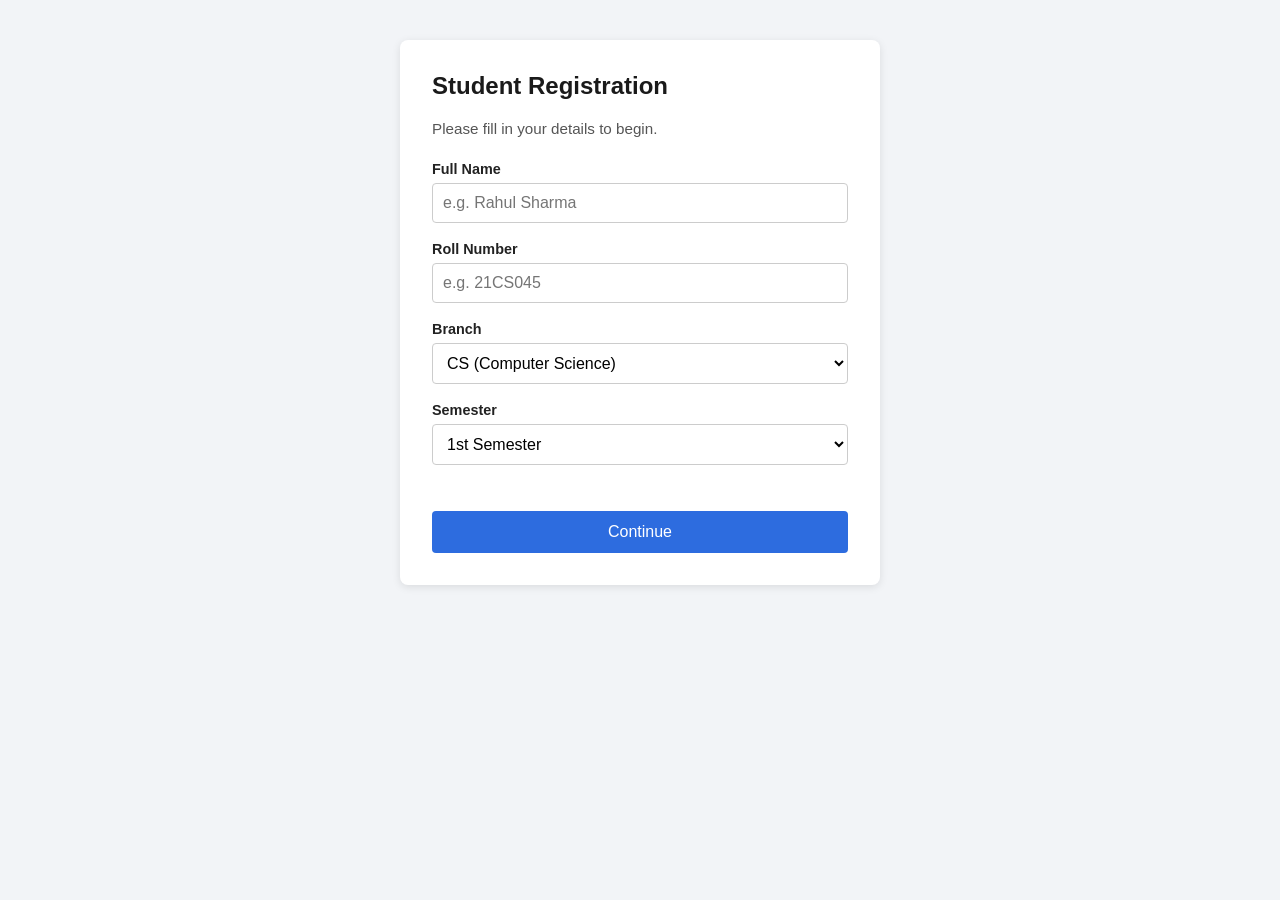
<file: index.html>
<!DOCTYPE html>
<!--
  This project uses localStorage instead of a real backend/database,
  for a simplified beginner build. Everything (registration info,
  subject choice, etc.) is stored in the browser only.
-->
<html lang="en">
<head>
  <meta charset="UTF-8" />
  <meta name="viewport" content="width=device-width, initial-scale=1.0" />
  <title>Exam Portal - Registration</title>
  <link rel="stylesheet" href="style.css" />
</head>
<body>

  <div class="app-container">

    <!-- ===================== SECTION 1: REGISTRATION FORM ===================== -->
    <section id="registration-section" class="card">
      <h1>Student Registration</h1>
      <p class="subtitle">Please fill in your details to begin.</p>

      <form id="registration-form">
        <div class="form-group">
          <label for="fullName">Full Name</label>
          <input type="text" id="fullName" placeholder="e.g. Rahul Sharma" />
        </div>

        <div class="form-group">
          <label for="rollNumber">Roll Number</label>
          <input type="text" id="rollNumber" placeholder="e.g. 21CS045" />
        </div>

        <div class="form-group">
          <label for="branch">Branch</label>
          <select id="branch">
            <option value="CS">CS (Computer Science)</option>
            <option value="IT">IT (Information Technology)</option>
          </select>
        </div>

        <div class="form-group">
          <label for="semester">Semester</label>
          <select id="semester">
            <option value="1">1st Semester</option>
            <option value="2">2nd Semester</option>
            <option value="3">3rd Semester</option>
            <option value="4">4th Semester</option>
          </select>
        </div>

        <p id="registration-error" class="error-text"></p>

        <button type="submit" class="btn-primary">Continue</button>
      </form>
    </section>

    <!-- ===================== SECTION 2: SUBJECT SELECTION ===================== -->
    <section id="subject-section" class="card hidden">
      <h1>Select Your Subject</h1>
      <p class="subtitle">
        Showing subjects for <span id="student-summary"></span>
      </p>

      <div id="subject-list" class="subject-list">
        <!-- Subject buttons are inserted here by JavaScript -->
      </div>

      <button id="back-to-registration" class="btn-secondary">&larr; Back</button>
    </section>

    <!-- ===================== SECTION 3: START TEST ===================== -->
    <section id="start-section" class="card hidden">
      <h1>Ready to Begin</h1>
      <p class="subtitle">
        Subject: <strong id="selected-subject-name"></strong><br />
        Test type: 20 questions, full subject
      </p>

      <button id="start-test-btn" class="btn-primary">Start Test</button>
      <button id="back-to-subjects" class="btn-secondary">&larr; Choose a different subject</button>
    </section>

  </div>

  <script src="script.js"></script>
</body>
</html>
</file>
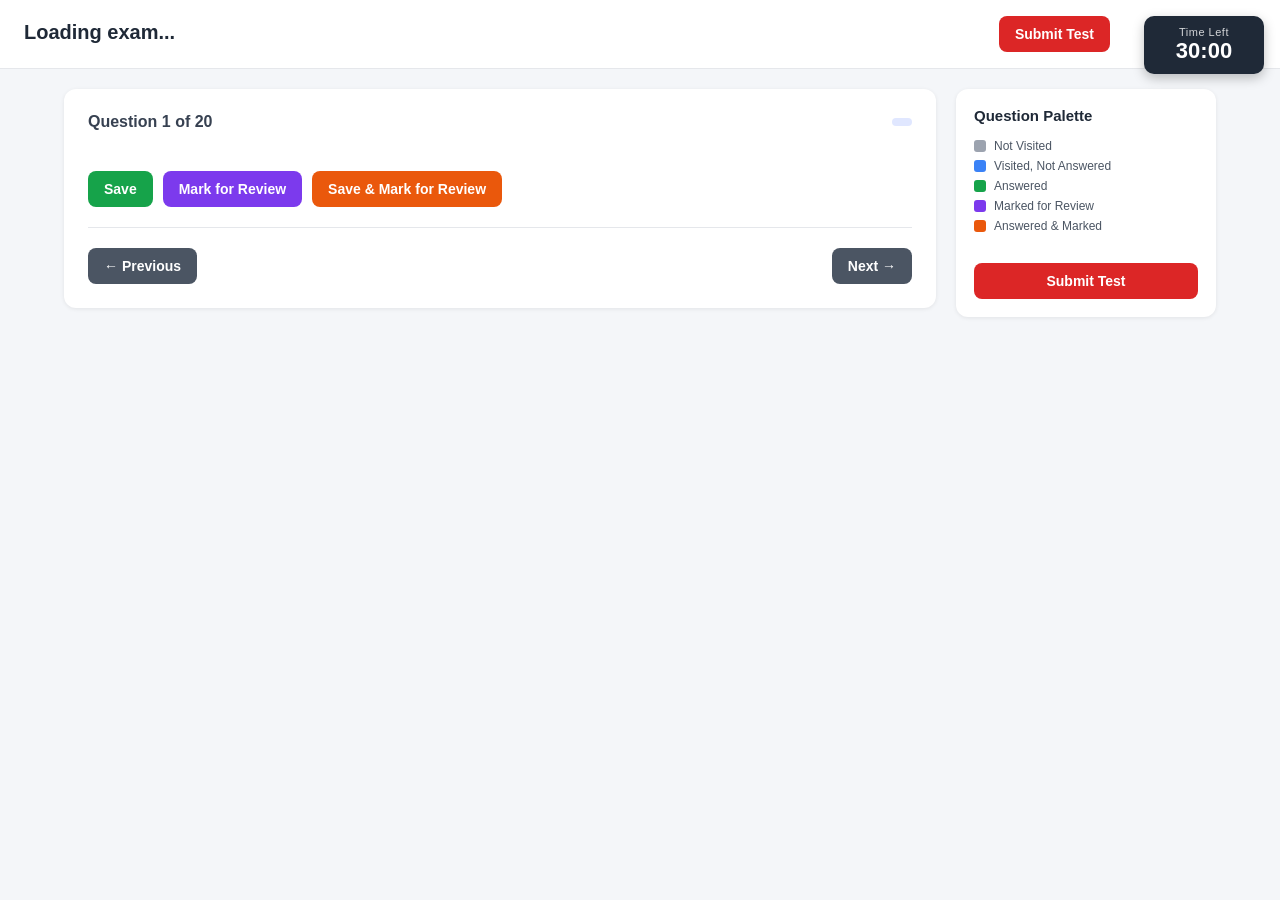
<file: exam.html>
<!--initialises the webpage-->
<!DOCTYPE html>
<html lang="en">  <!--page lang is english -->
<head>
<meta charset="UTF-8"> <!--displays @,& checkbox-->
<meta name="viewport" content="width=device-width, initial-scale=1.0">   <!--without it mobile layout becomes zoomed-->
<title>Exam In Progress</title>   
<link rel="stylesheet" href="exam.css"> <!--connects html page with css-->
</head>
<body>

  <!-- Fixed timer, always visible top-right -->
  <div id="timer-box">   <!--unique ID ; CSS styles it ; java script updates it -->
    <span id="timer-label">Time Left</span>   <!-- span displays inline text (timer appears inside same container)-->
    <span id="timer-display">30:00</span>
  </div>

  <header id="exam-header">       
    <div class="header-left">
      <h1 id="subject-title">Loading exam...</h1>
      <div id="candidate-info"></div>
    </div>          <!--creates container-->
    <button id="submit-btn" class="btn btn-submit">Submit Test</button> <!--btn (common button styling) btn submit (red button submit)-->
  </header>

  <div id="exam-body">

    <!-- Main question panel -->
    <main id="question-panel">
      <div id="question-meta">
        <span id="question-number">Question 1 of 20</span>
        <span id="question-type-badge"></span>
      </div>

      <div id="question-text"></div>

      <form id="options-form"></form>

      <div class="action-row">
        <button id="save-btn" class="btn btn-save">Save</button>
        <button id="mark-btn" class="btn btn-mark">Mark for Review</button>
        <button id="save-mark-btn" class="btn btn-save-mark">Save &amp; Mark for Review</button>
      </div>

      <div class="nav-row">
        <button id="prev-btn" class="btn btn-nav">&larr; Previous</button>
        <button id="next-btn" class="btn btn-nav">Next &rarr;</button>
      </div>
    </main>

    <!-- Question palette sidebar -->
    <aside id="palette-panel">
      <h3>Question Palette</h3>

      <div class="legend">
        <div><span class="dot dot-notVisited"></span> Not Visited</div>
        <div><span class="dot dot-visited"></span> Visited, Not Answered</div>
        <div><span class="dot dot-answered"></span> Answered</div>
        <div><span class="dot dot-markedForReview"></span> Marked for Review</div>
        <div><span class="dot dot-answeredMarked"></span> Answered &amp; Marked</div>
      </div>

      <div id="palette-grid"></div>

      <button id="submit-btn-sidebar" class="btn btn-submit full-width">Submit Test</button>
    </aside>

  </div>

  <!-- Confirmation modal for submit --> <!--creates confirmation popup-->
  <div id="submit-modal" class="modal-overlay hidden">
    <div class="modal-box">
      <h2>Submit Test?</h2>
      <p id="submit-summary"></p>
      <div class="modal-actions">
        <button id="confirm-submit-btn" class="btn btn-submit">Yes, Submit</button>
        <button id="cancel-submit-btn" class="btn btn-nav">Cancel</button>
      </div>
    </div>
  </div>

  <script src="exam.js"></script>
</body>
</html>
</file>
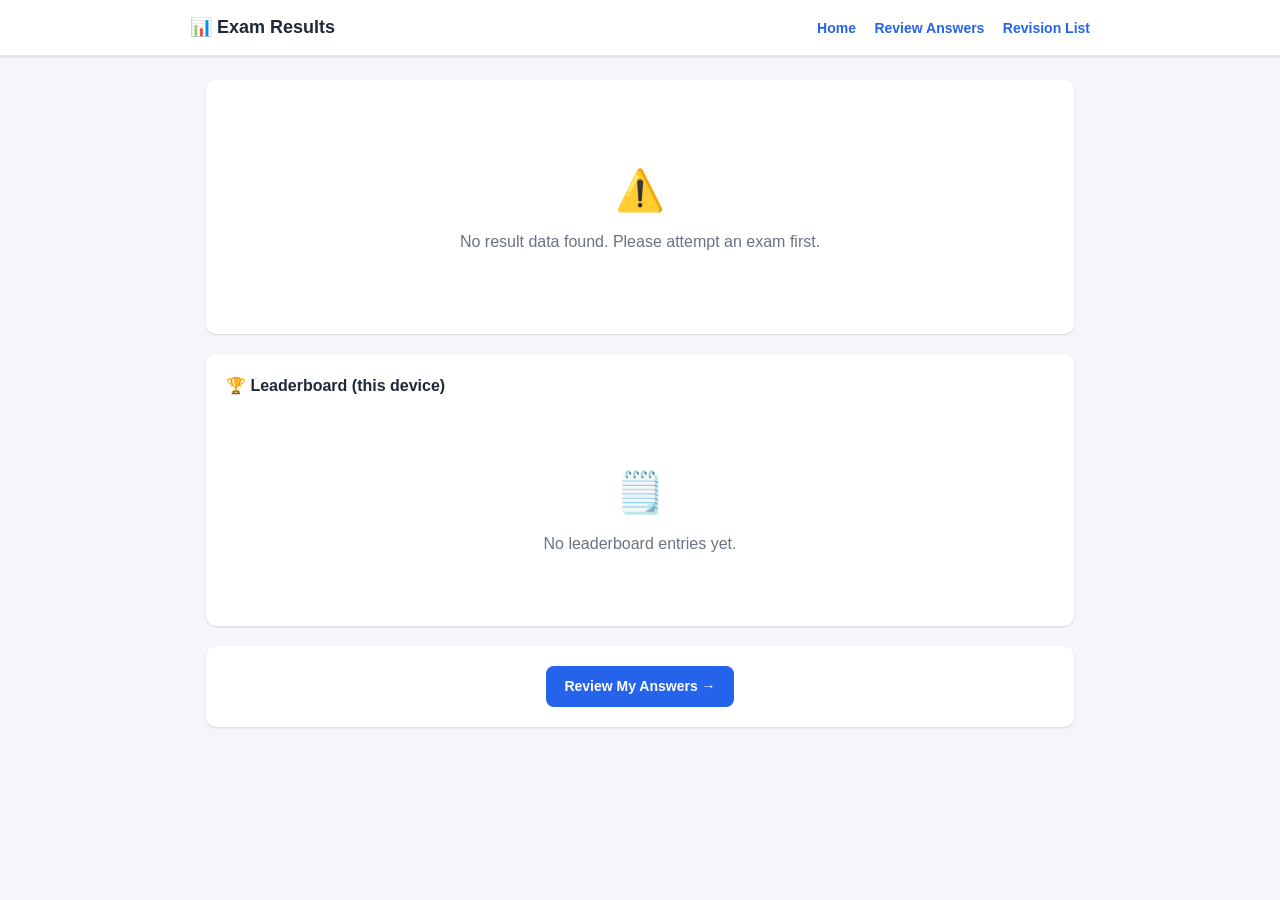
<file: results.html>
<!DOCTYPE html>
<html lang="en">
<head>
<meta charset="UTF-8" />
<meta name="viewport" content="width=device-width, initial-scale=1.0" />
<title>Results | Exam Portal</title>
<link rel="stylesheet" href="portal.css" />
</head>
<body>

<div class="topbar">
  <div class="topbar-inner">
    <h1>📊 Exam Results</h1>
    <div class="nav-links">
      <a href="index.html">Home</a>
      <a href="review.html">Review Answers</a>
      <a href="revision.html">Revision List</a>
    </div>
  </div>
</div>

<div class="container">

  <!-- Score summary -->
  <div class="card score-hero" id="scoreHero">
    <div class="loading">Loading your results…</div>
  </div>

  <!-- Candidate info -->
  <div class="card" id="candidateCard" style="display:none;"></div>

  <!-- Leaderboard -->
  <div class="card">
    <div class="section-title">🏆 Leaderboard (this device)</div>
    <div id="leaderboardWrap">
      <div class="loading">Loading leaderboard…</div>
    </div>
  </div>

  <div class="card" style="text-align:center;">
    <a href="review.html" class="btn">Review My Answers →</a>
  </div>

</div>

<script src="results.js"></script>
</body>
</html>
</file>
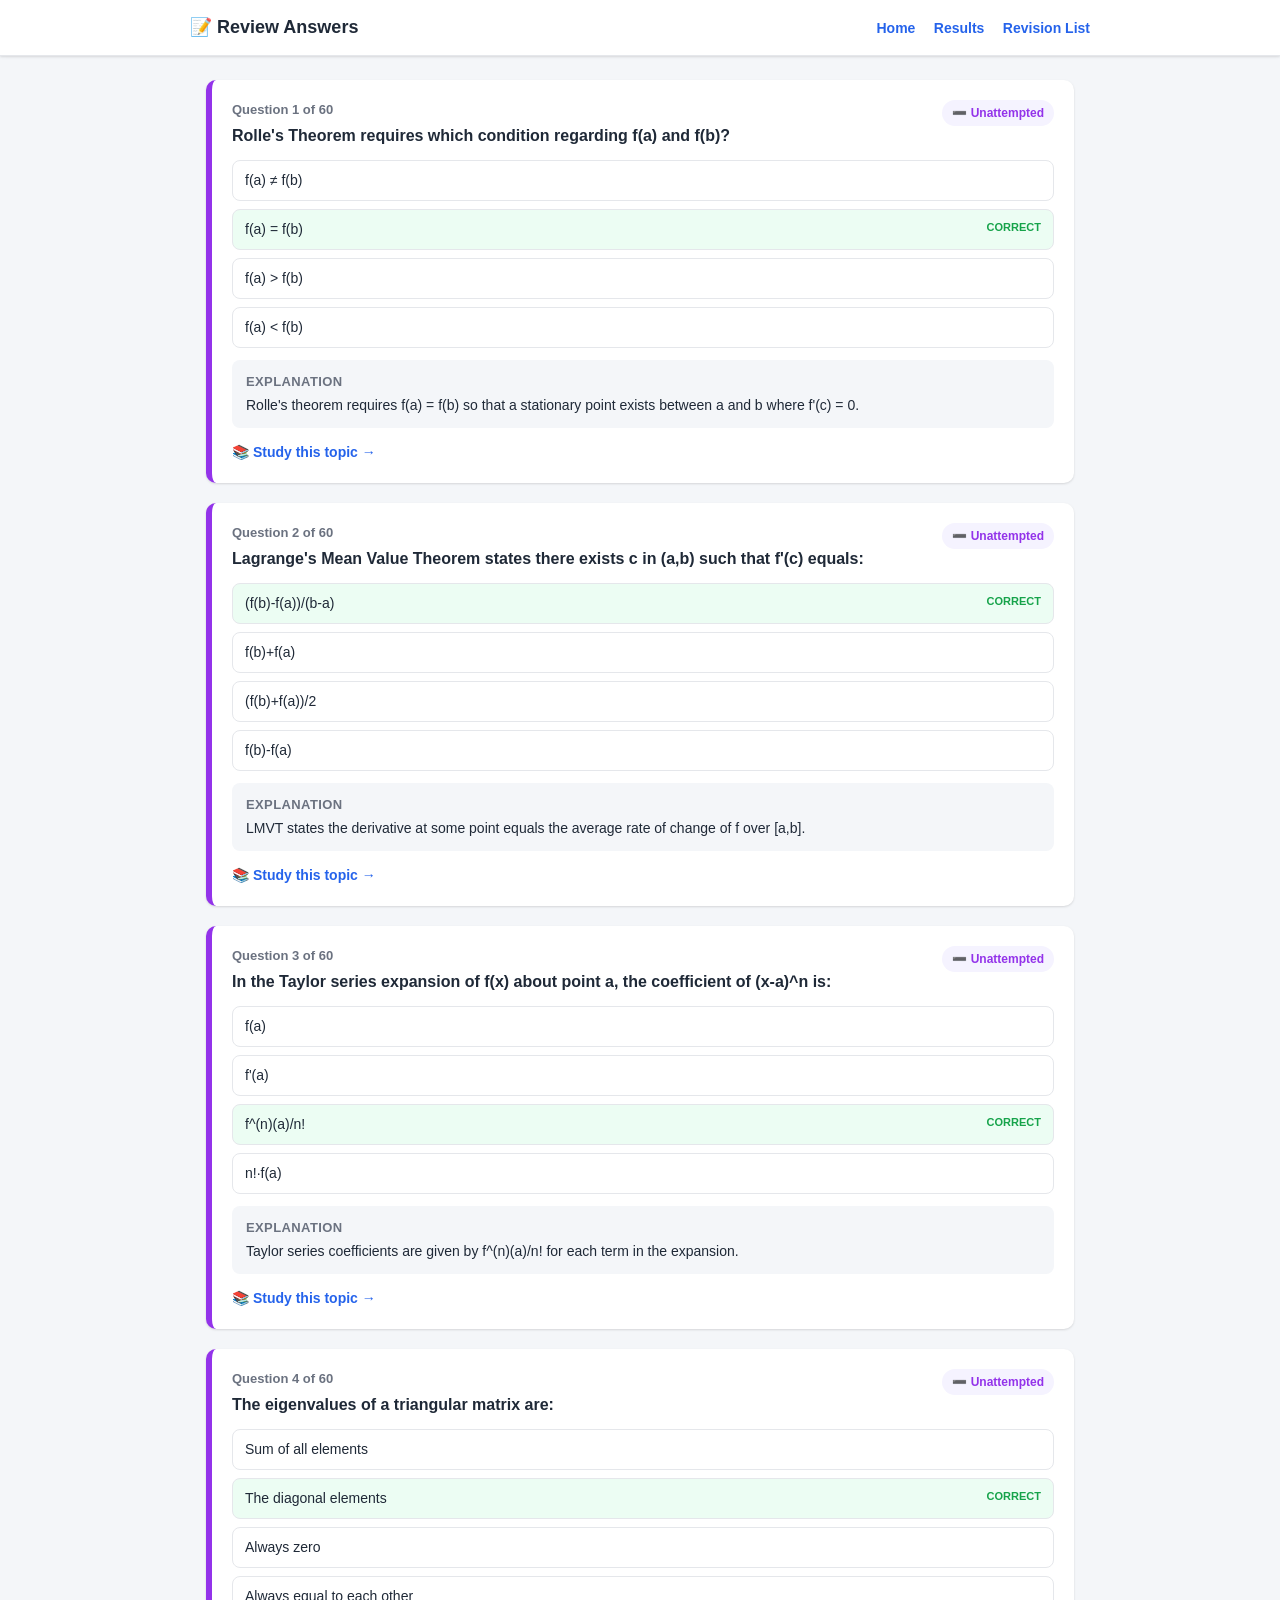
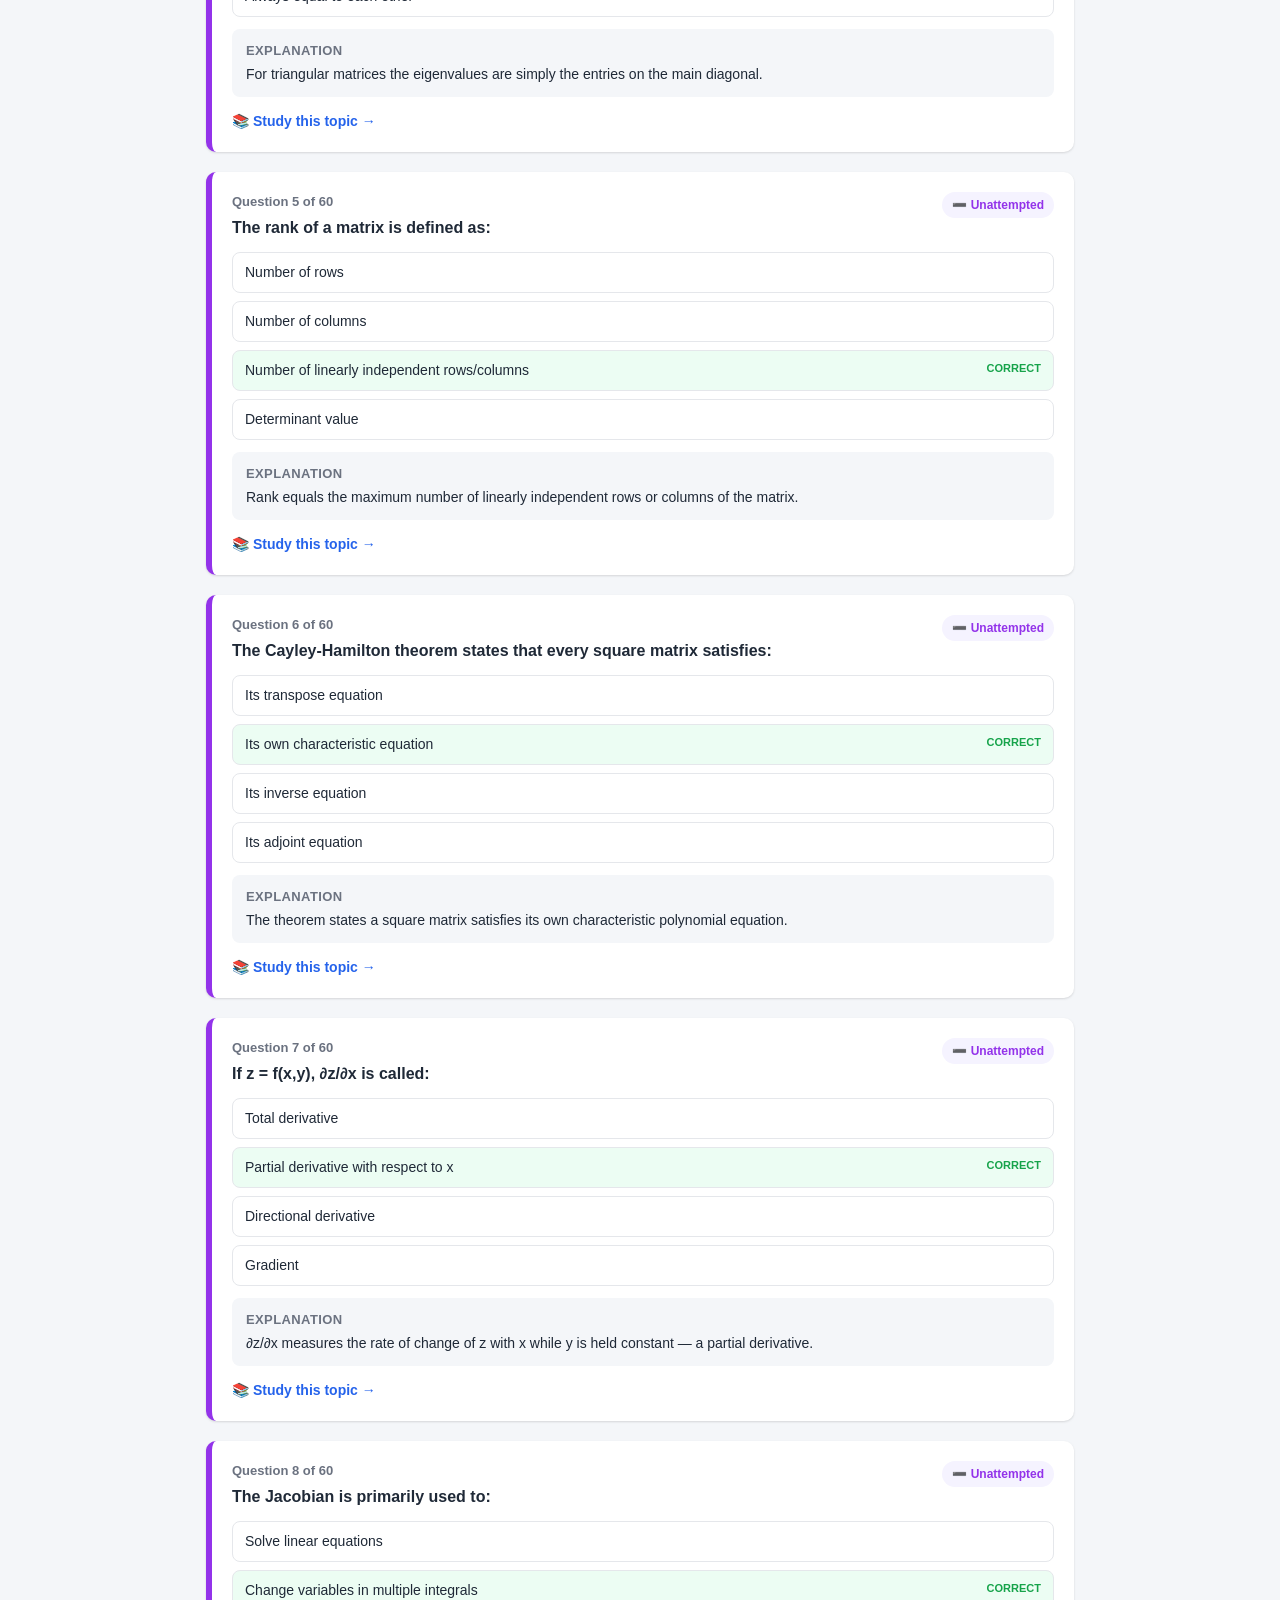
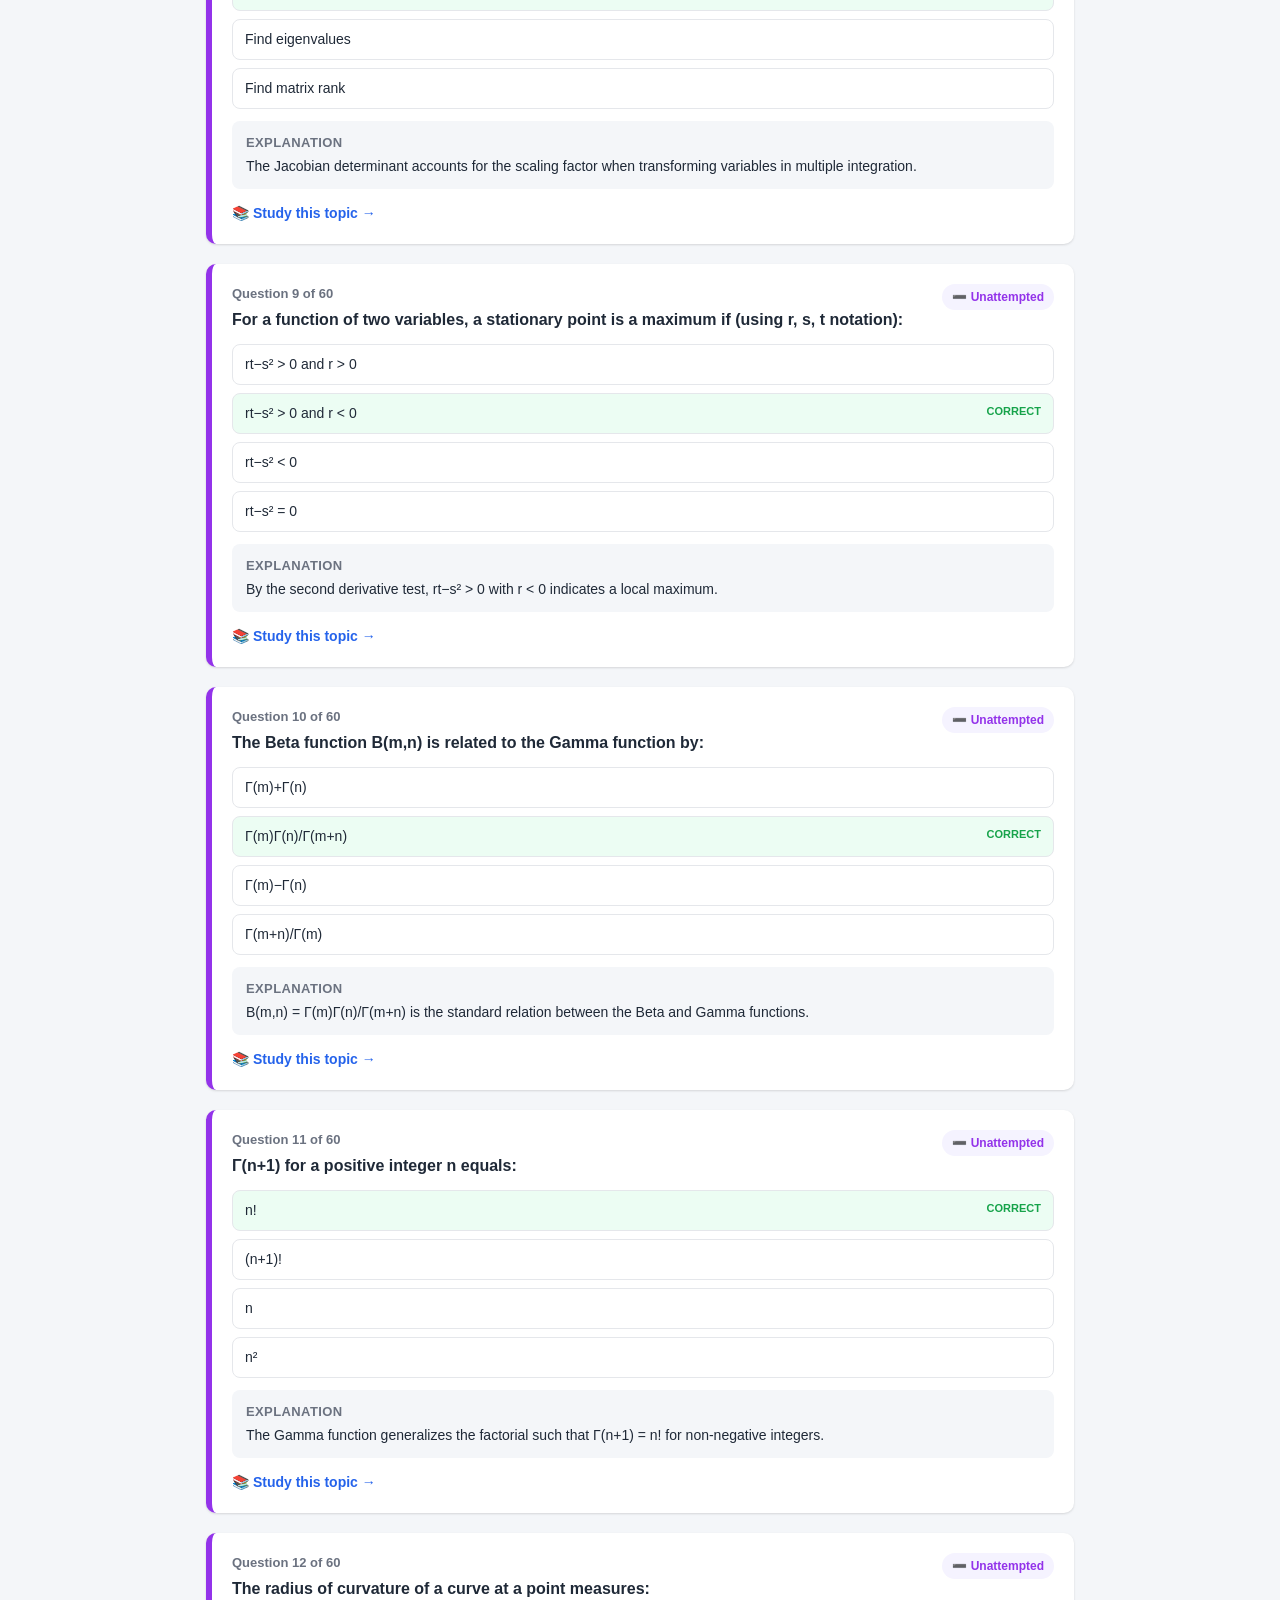
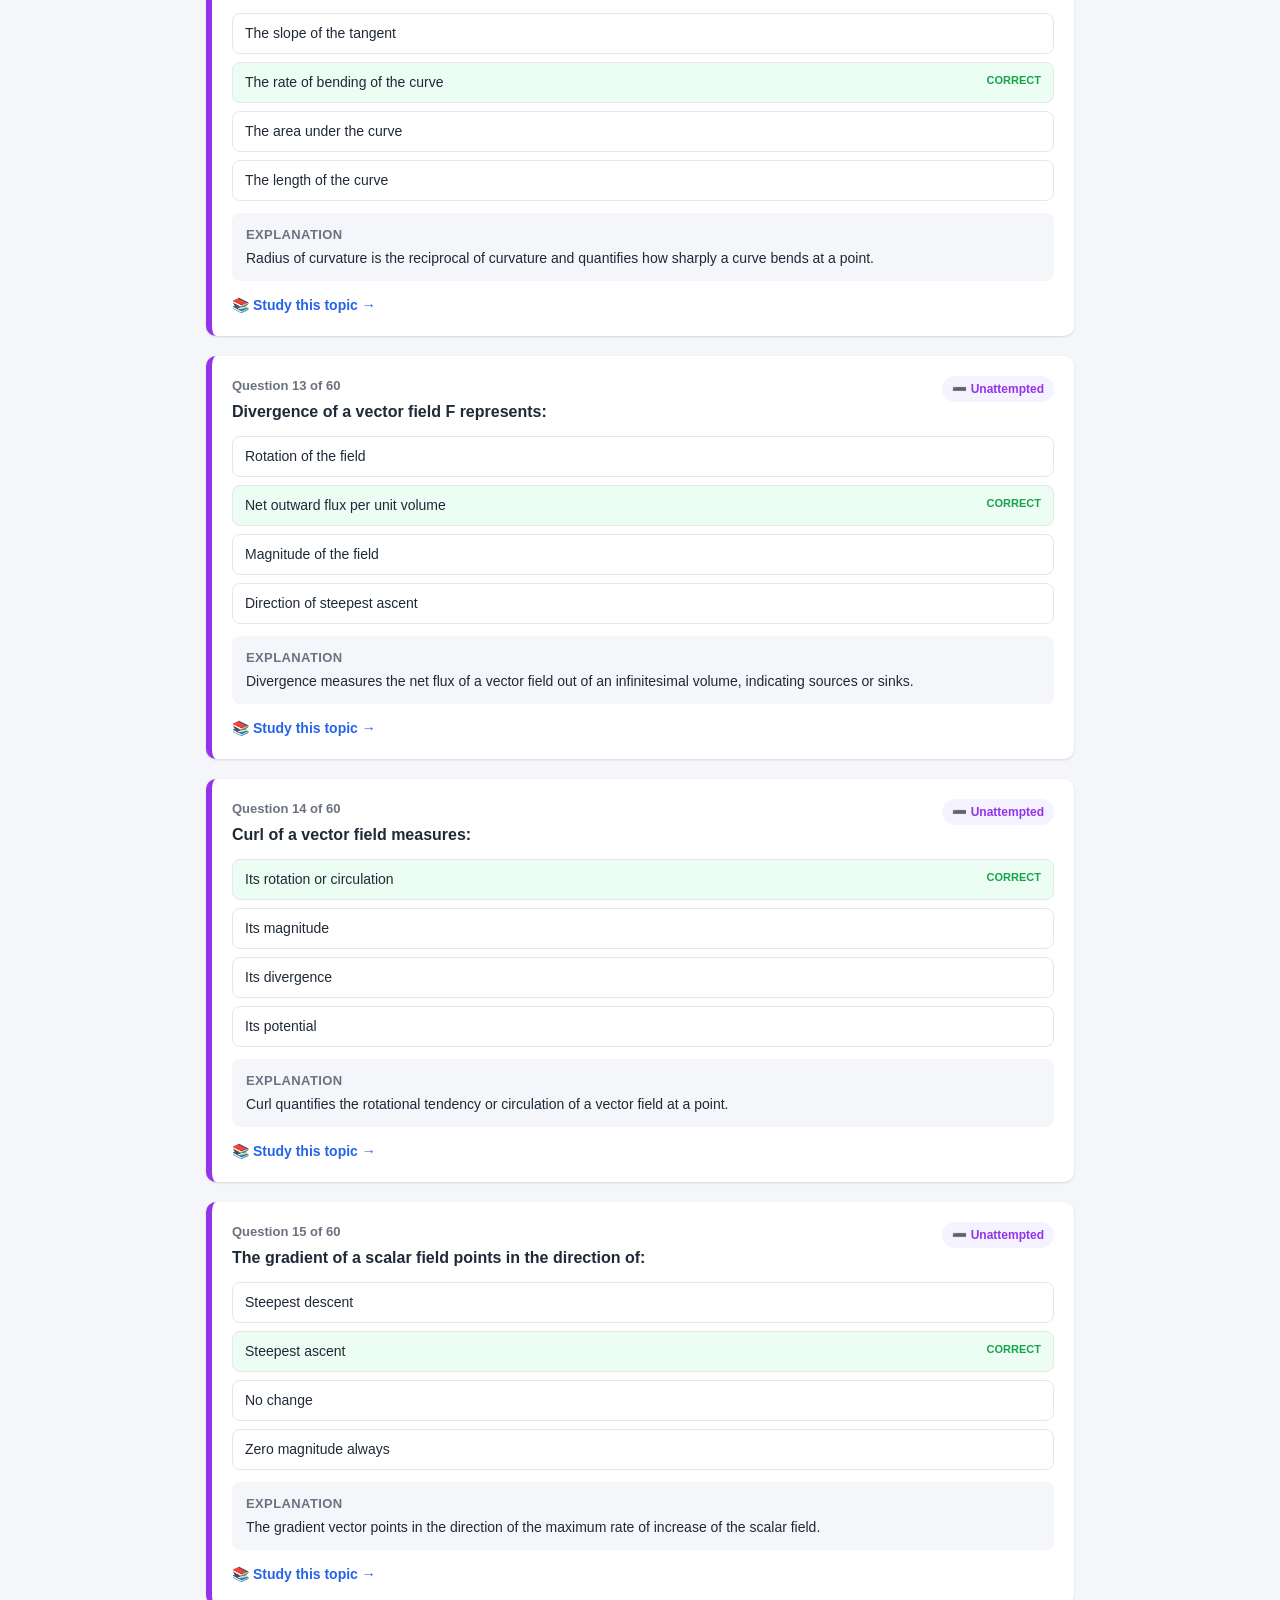
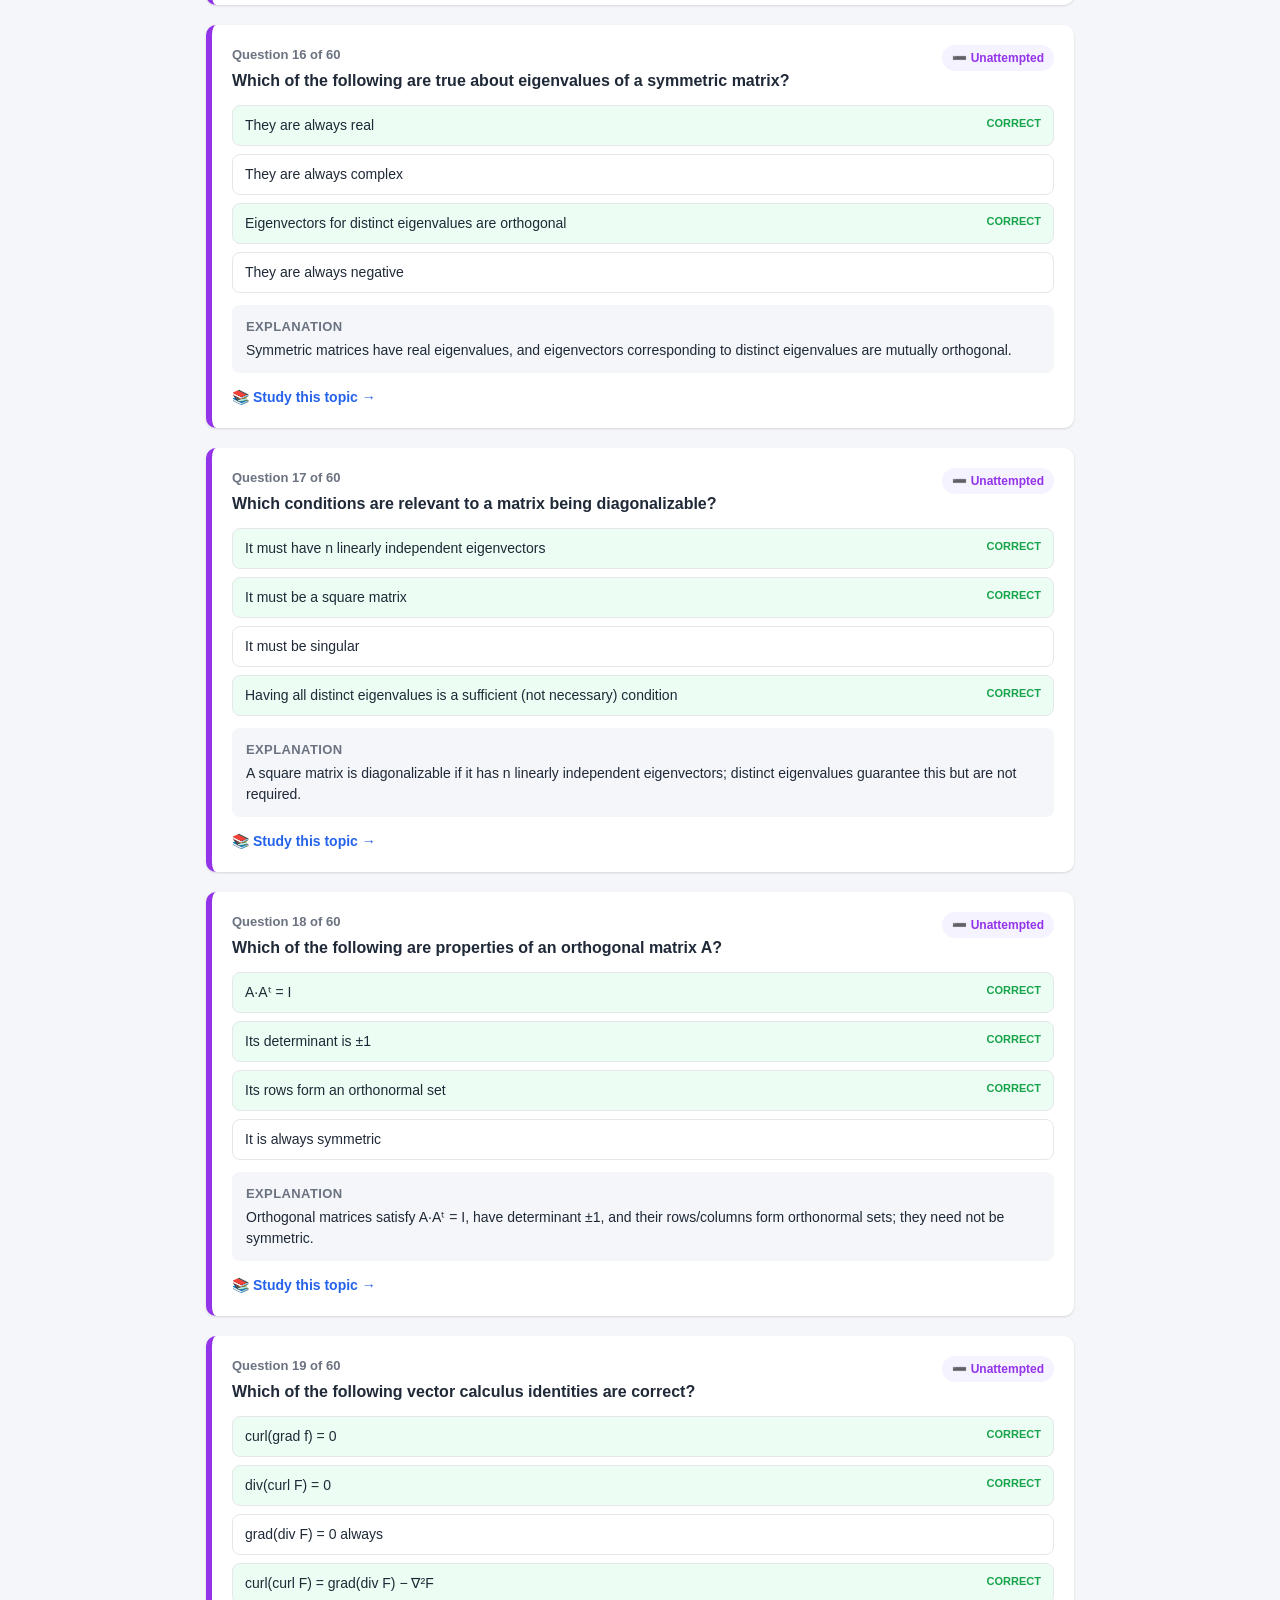
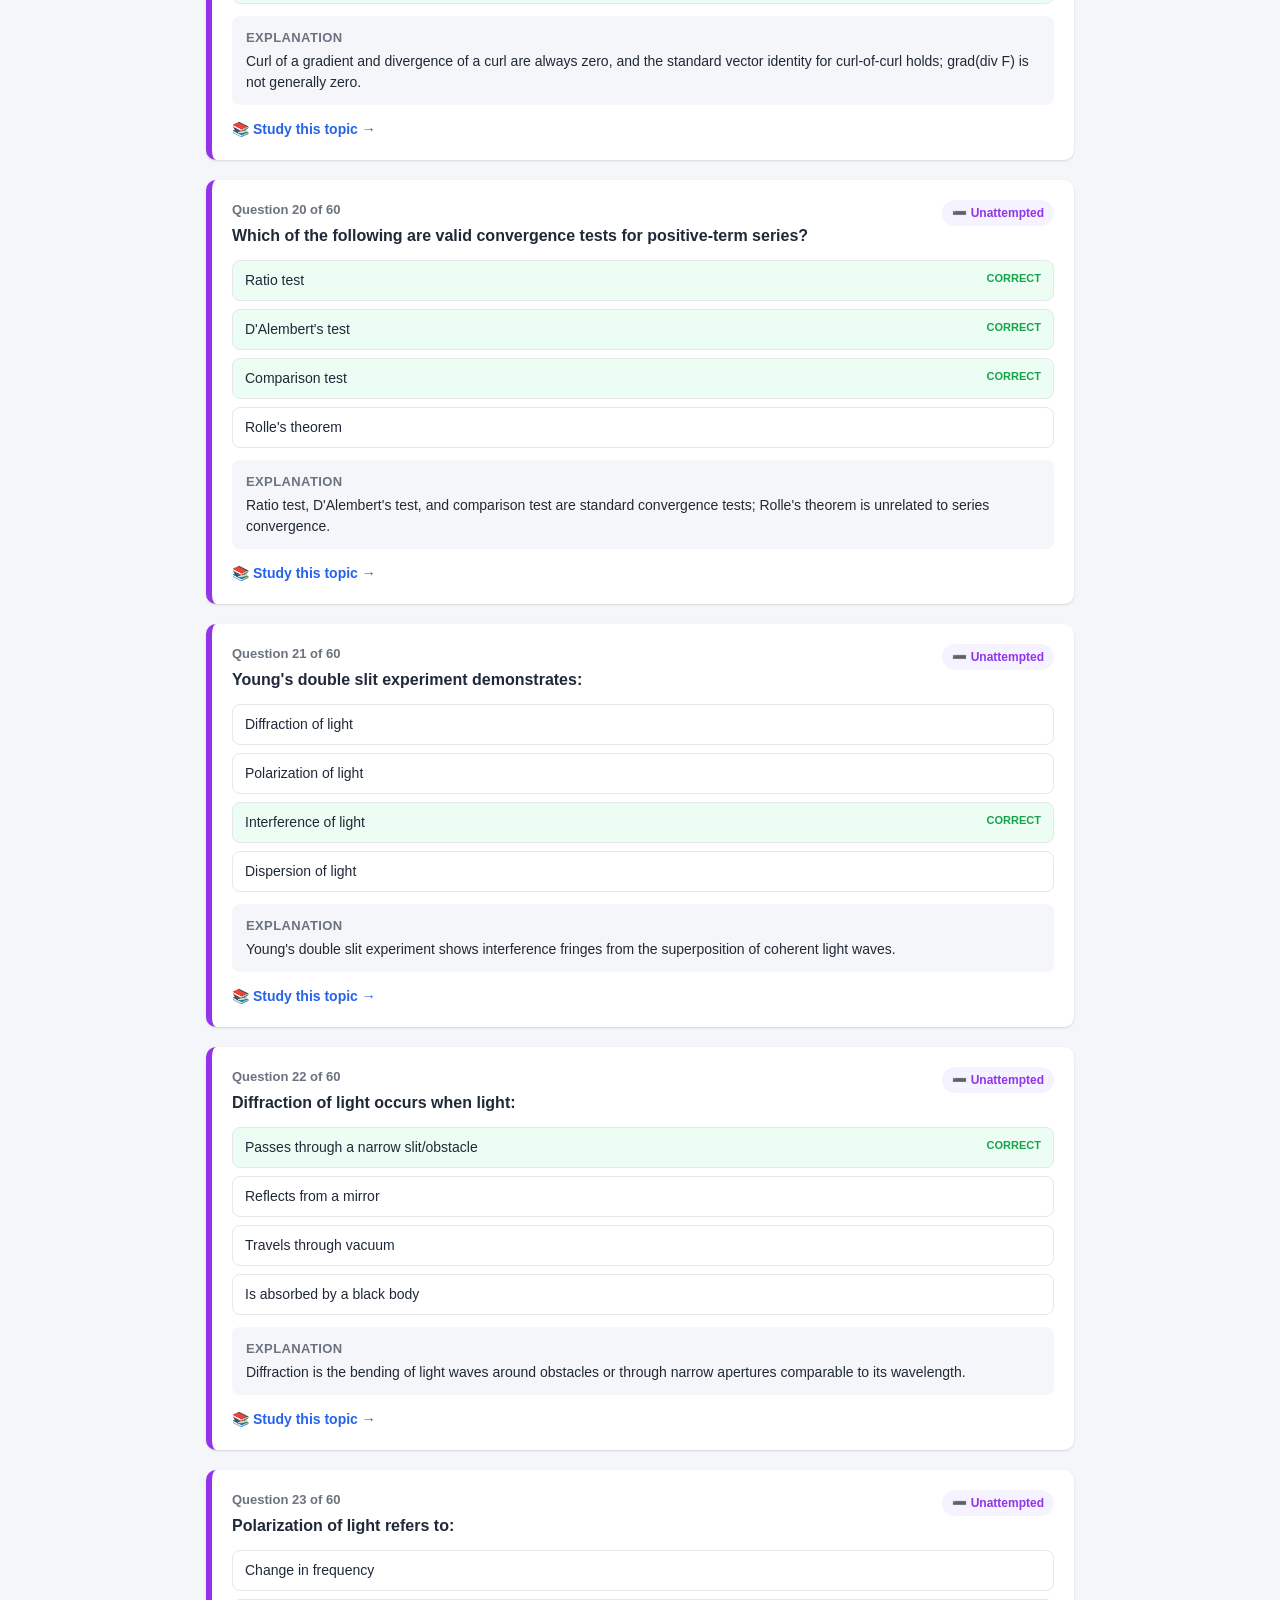
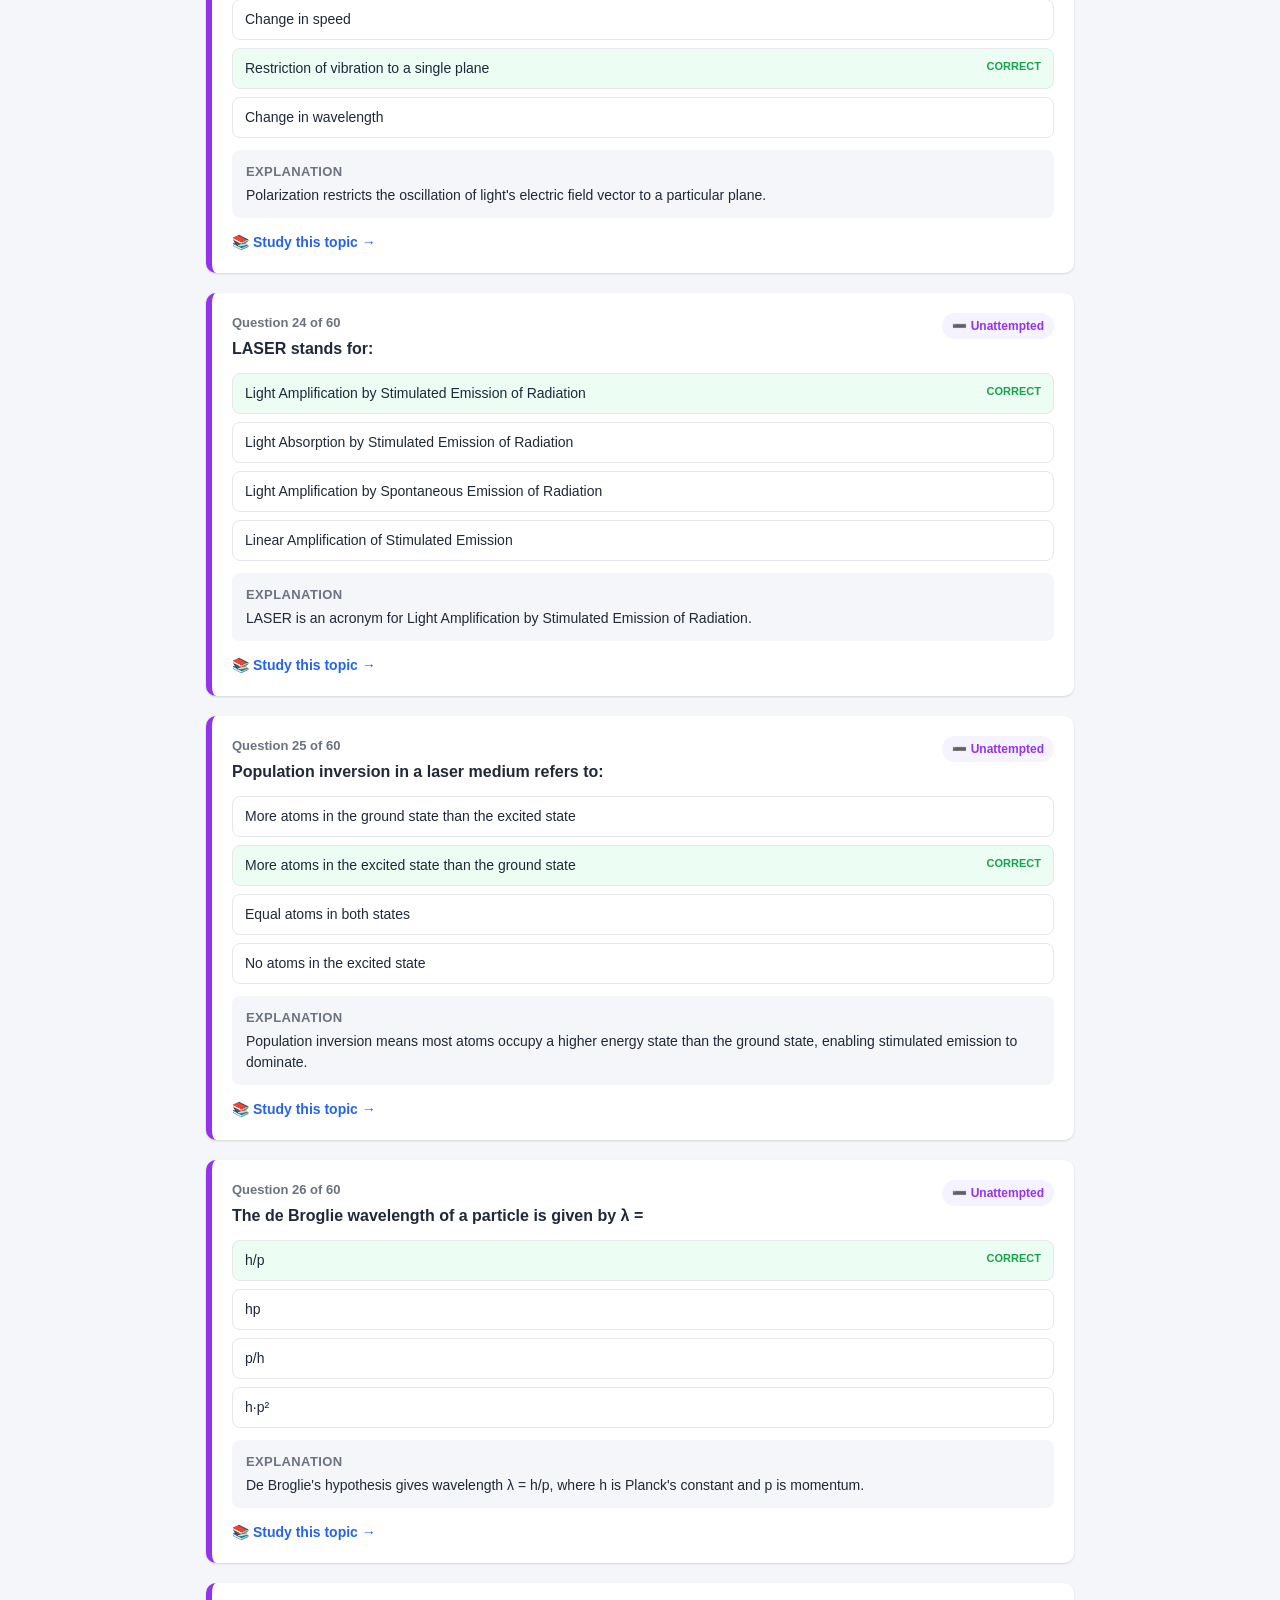
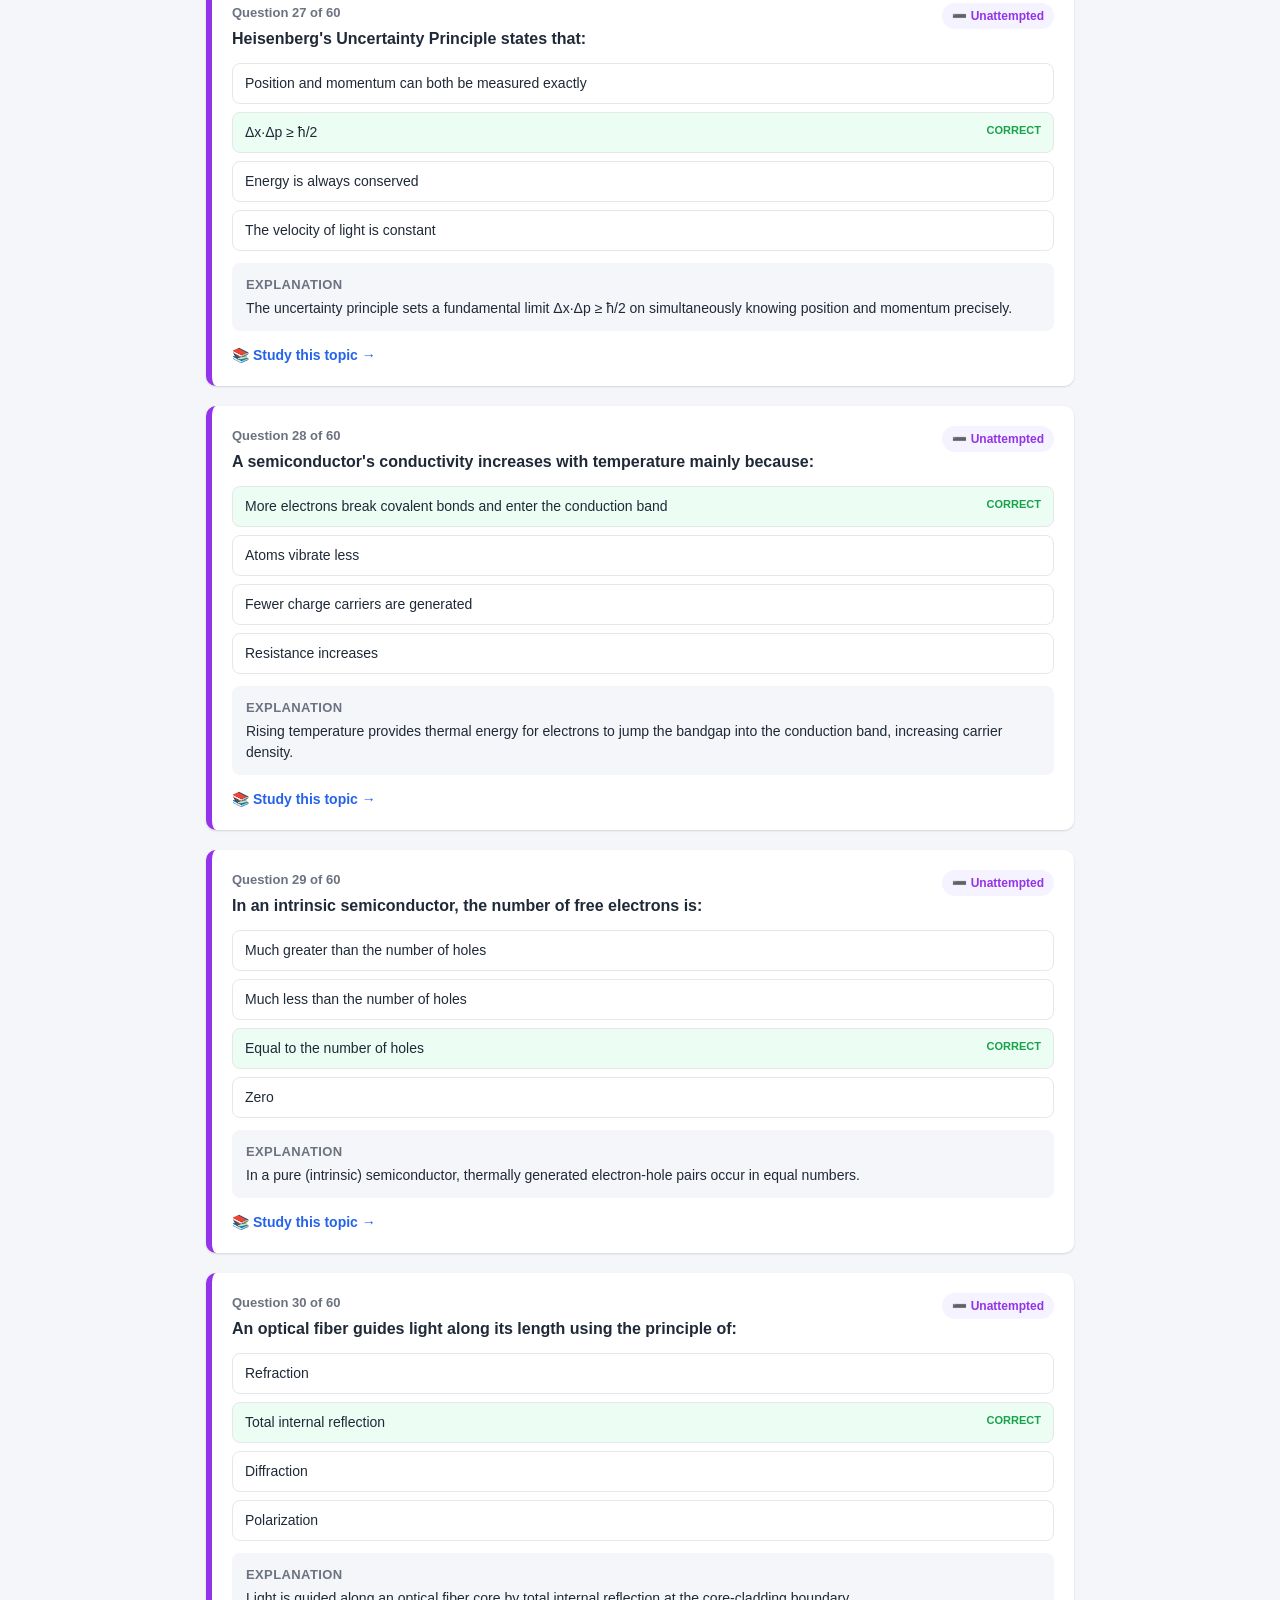
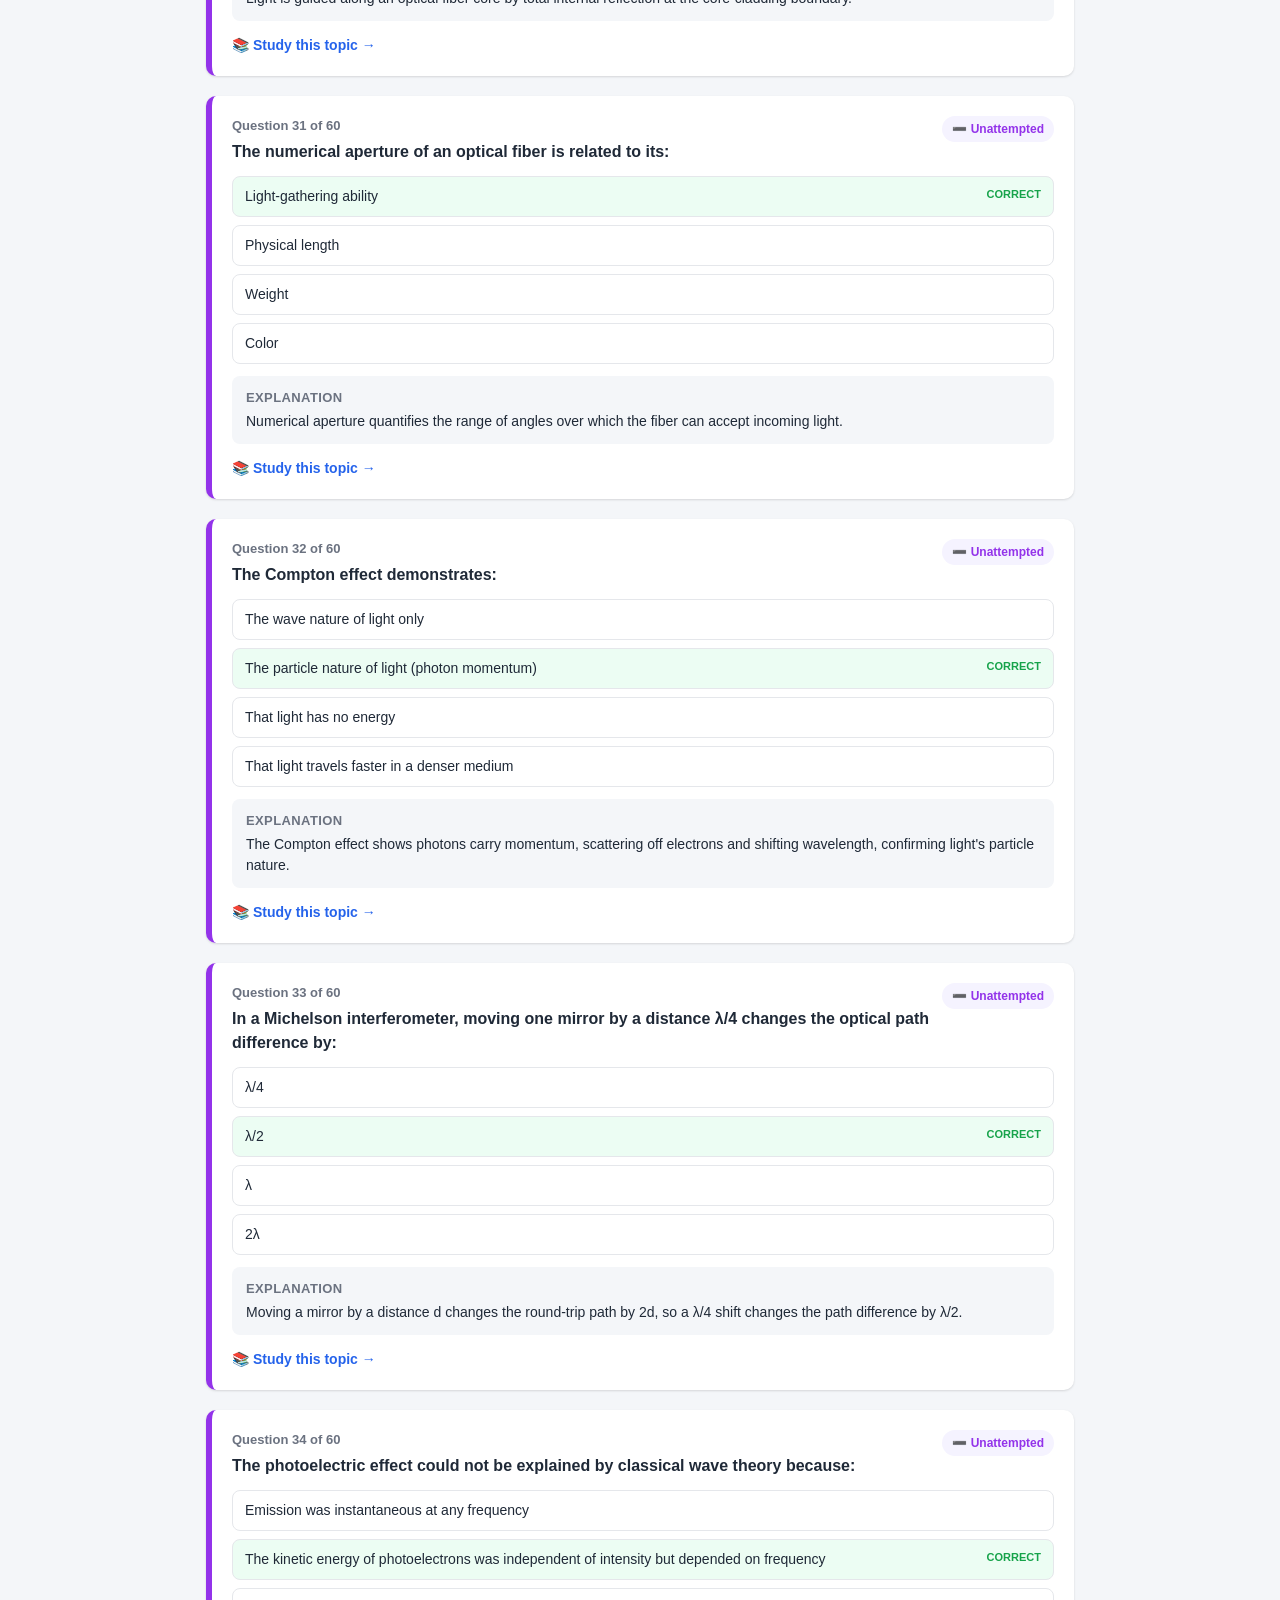
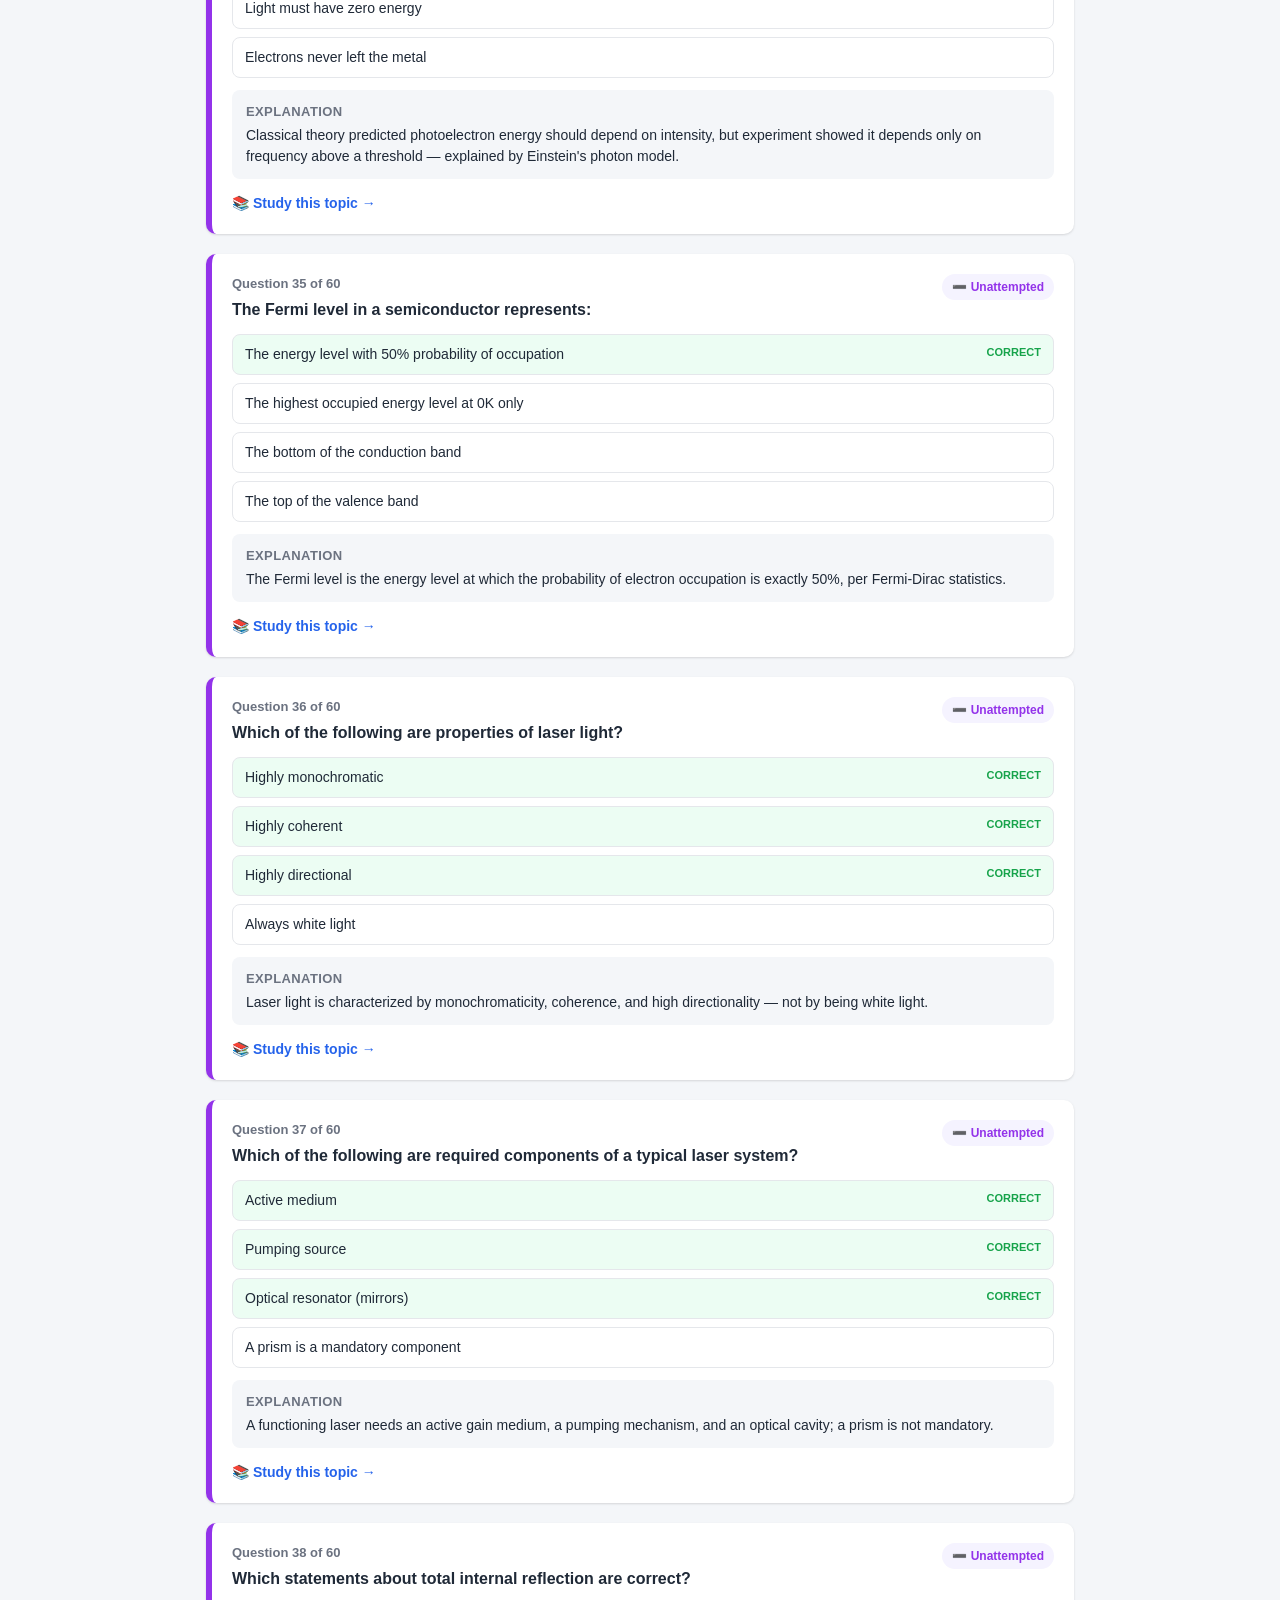
<file: review.html>
<!DOCTYPE html>
<html lang="en">
<head>
<meta charset="UTF-8" />
<meta name="viewport" content="width=device-width, initial-scale=1.0" />
<title>Review Answers | Exam Portal</title>
<link rel="stylesheet" href="portal.css" />
</head>
<body>

<div class="topbar">
  <div class="topbar-inner">
    <h1>📝 Review Answers</h1>
    <div class="nav-links">
      <a href="index.html">Home</a>
      <a href="results.html">Results</a>
      <a href="revision.html">Revision List</a>
    </div>
  </div>
</div>

<div class="container">

  <div class="card" id="summaryBar" style="display:none;"></div>

  <div id="questionsWrap">
    <div class="loading">Loading questions…</div>
  </div>

</div>

<script src="review.js"></script>
</body>
</html>
</file>
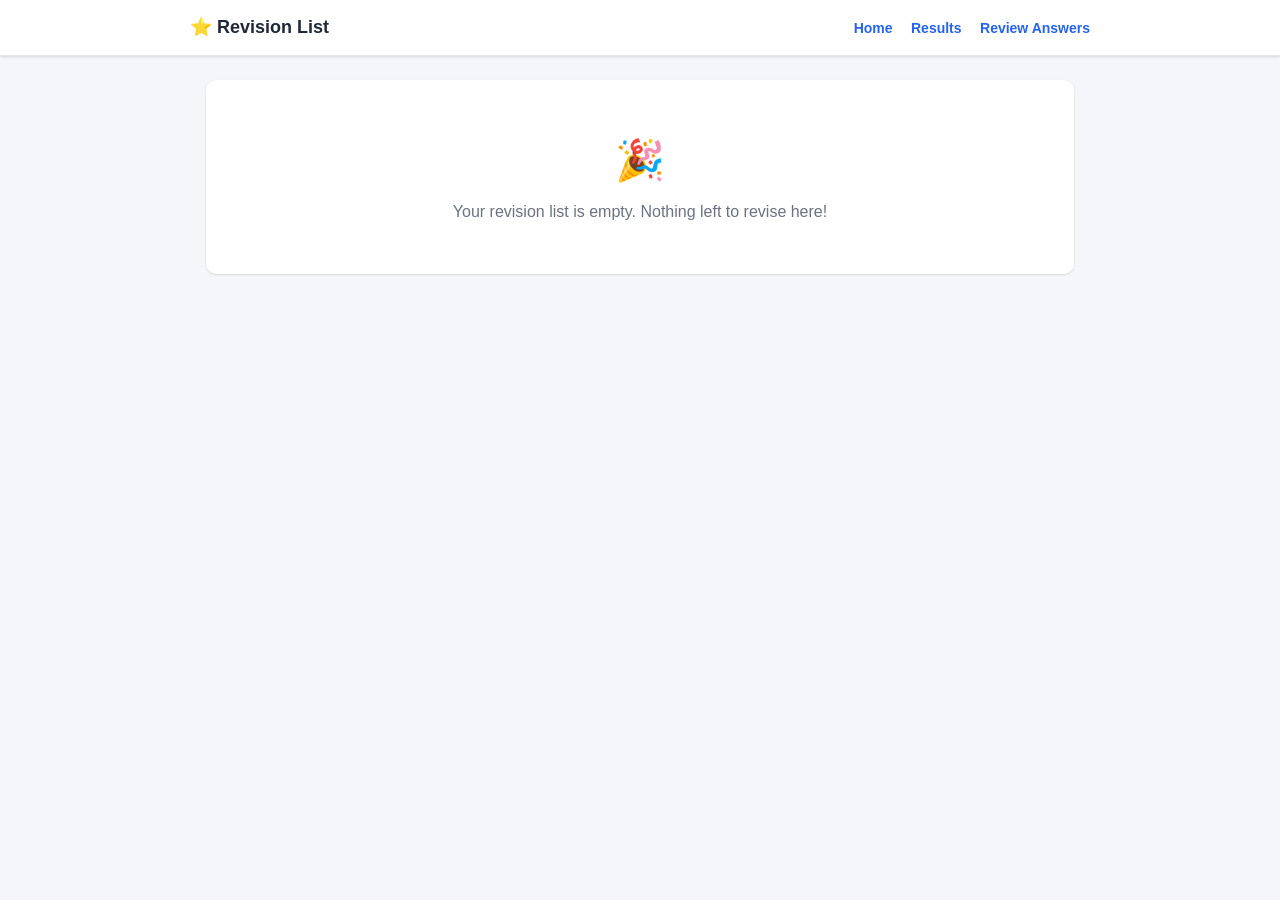
<file: revision.html>
<!DOCTYPE html>
<html lang="en">
<head>
<meta charset="UTF-8" />
<meta name="viewport" content="width=device-width, initial-scale=1.0" />
<title>Revision List | Exam Portal</title>
<link rel="stylesheet" href="portal.css" />
</head>
<body>

<div class="topbar">
  <div class="topbar-inner">
    <h1>⭐ Revision List</h1>
    <div class="nav-links">
      <a href="index.html">Home</a>
      <a href="results.html">Results</a>
      <a href="review.html">Review Answers</a>
    </div>
  </div>
</div>

<div class="container">

  <div class="card" id="summaryBar" style="display:none;"></div>

  <div id="questionsWrap">
    <div class="loading">Loading revision list…</div>
  </div>

</div>

<script src="revision.js"></script>
</body>
</html>
</file>
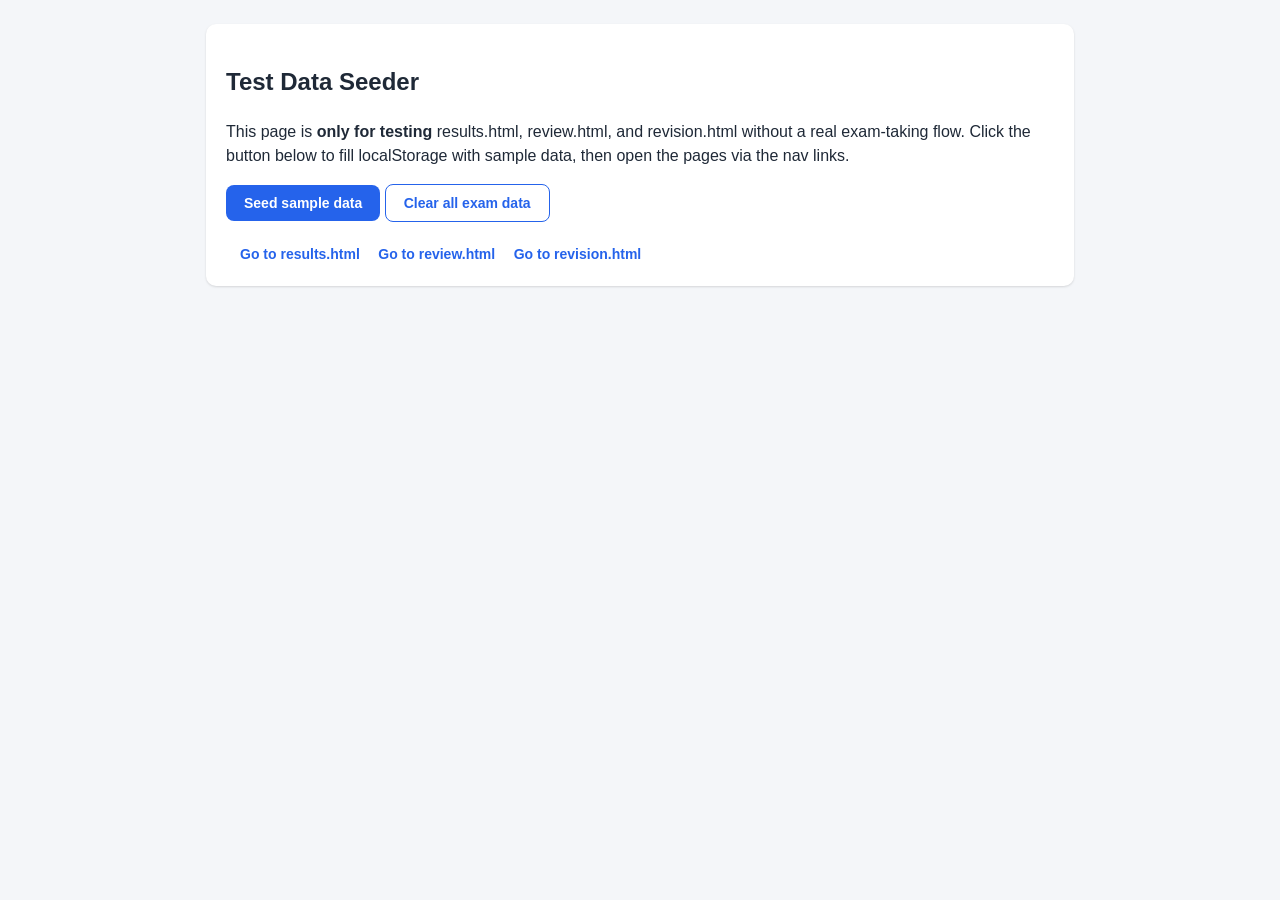
<file: seed-test-data.html>
<!DOCTYPE html>
<html lang="en">
<head>
<meta charset="UTF-8" />
<title>Seed Test Data (for local testing only)</title>
<link rel="stylesheet" href="portal.css" />
</head>
<body>
<div class="container">
  <div class="card">
    <h2>Test Data Seeder</h2>
    <p>This page is <strong>only for testing</strong> results.html, review.html, and
    revision.html without a real exam-taking flow. Click the button below to fill
    localStorage with sample data, then open the pages via the nav links.</p>
    <button class="btn" id="seedBtn">Seed sample data</button>
    <button class="btn btn-outline" id="clearBtn">Clear all exam data</button>
    <p id="status" style="margin-top:14px; font-weight:600;"></p>
    <div class="nav-links" style="margin-top:20px;">
      <a href="results.html">Go to results.html</a>
      <a href="review.html">Go to review.html</a>
      <a href="revision.html">Go to revision.html</a>
    </div>
  </div>
</div>

<script>
  document.getElementById("seedBtn").addEventListener("click", function () {
    localStorage.setItem("examSession", JSON.stringify({
      name: "Rahul Sharma",
      roll: "21CS045",
      branch: "Computer Science",
      semester: "5",
      subject: "DSA",
      testType: "Practice Test"
    }));

    localStorage.setItem("examResults", JSON.stringify({
      score: 2,
      correct: 2,
      wrong: 1,
      unattempted: 0,
      timeTakenSeconds: 245,
      timestamp: Date.now()
    }));

    // q1 correct, q2 wrong, q3 unattempted
    localStorage.setItem("examAnswers", JSON.stringify({
      q1: { selected: [1], status: "correct" },
      q2: { selected: [0], status: "wrong" },
      q3: { selected: [], status: "unattempted" }
    }));

    localStorage.setItem("scoreboard", JSON.stringify([
      { name: "Rahul Sharma", roll: "21CS045", branch: "Computer Science", subject: "DSA", score: 2, timestamp: Date.now() },
      { name: "Priya Verma", roll: "21CS012", branch: "Computer Science", subject: "DSA", score: 3, timestamp: Date.now() - 100000 },
      { name: "Aman Gupta", roll: "21IT031", branch: "Information Technology", subject: "DSA", score: 1, timestamp: Date.now() - 200000 }
    ]));

    // Leave revisionBookmarks as-is (or empty) so review.html can populate it.
    if (!localStorage.getItem("revisionBookmarks")) {
      localStorage.setItem("revisionBookmarks", JSON.stringify([]));
    }

    document.getElementById("status").textContent = "✅ Sample data seeded. Now open the other pages.";
  });

  document.getElementById("clearBtn").addEventListener("click", function () {
    ["examSession", "examResults", "examAnswers", "scoreboard", "revisionBookmarks"].forEach(k => localStorage.removeItem(k));
    document.getElementById("status").textContent = "🗑 Cleared all exam-related localStorage keys.";
  });
</script>
</body>
</html>
</file>
<file: style.css>
/* ===================== Basic reset ===================== */
* {
  box-sizing: border-box;
}

body {
  margin: 0;
  font-family: Arial, Helvetica, sans-serif;
  background-color: #f2f4f7;
  color: #222;
  display: flex;
  justify-content: center;
  align-items: flex-start;
  min-height: 100vh;
  padding: 40px 16px;
}

/* ===================== Layout ===================== */
.app-container {
  width: 100%;
  max-width: 480px;
}

.card {
  background-color: #ffffff;
  border-radius: 8px;
  box-shadow: 0 2px 8px rgba(0, 0, 0, 0.1);
  padding: 32px;
}

.hidden {
  display: none;
}

h1 {
  margin-top: 0;
  font-size: 1.5rem;
  color: #1a1a1a;
}

.subtitle {
  color: #555;
  margin-bottom: 24px;
  font-size: 0.95rem;
}

/* ===================== Form elements ===================== */
.form-group {
  margin-bottom: 18px;
}

label {
  display: block;
  margin-bottom: 6px;
  font-weight: bold;
  font-size: 0.9rem;
}

input[type="text"],
select {
  width: 100%;
  padding: 10px;
  font-size: 1rem;
  border: 1px solid #ccc;
  border-radius: 4px;
  background-color: #fff;
}

input[type="text"]:focus,
select:focus {
  outline: 2px solid #2d6cdf;
  border-color: #2d6cdf;
}

.error-text {
  color: #c0392b;
  font-size: 0.85rem;
  min-height: 1.2em;
  margin: 0 0 12px 0;
}

/* ===================== Buttons ===================== */
.btn-primary,
.btn-secondary {
  display: block;
  width: 100%;
  padding: 12px;
  font-size: 1rem;
  border-radius: 4px;
  border: none;
  cursor: pointer;
  margin-top: 10px;
}

.btn-primary {
  background-color: #2d6cdf;
  color: #fff;
}

.btn-primary:hover {
  background-color: #1e56bd;
}

.btn-secondary {
  background-color: #eee;
  color: #333;
}

.btn-secondary:hover {
  background-color: #ddd;
}

/* ===================== Subject list ===================== */
.subject-list {
  display: flex;
  flex-direction: column;
  gap: 10px;
  margin-bottom: 20px;
}

.subject-option {
  display: block;
  width: 100%;
  text-align: left;
  padding: 14px;
  font-size: 1rem;
  border: 1px solid #ccc;
  border-radius: 4px;
  background-color: #fafafa;
  cursor: pointer;
}

.subject-option:hover {
  background-color: #eef3ff;
  border-color: #2d6cdf;
}

.subject-option.selected {
  background-color: #2d6cdf;
  color: #fff;
  border-color: #2d6cdf;
}
</file>
<file: exam.css>
* {
  box-sizing: border-box;
}

body {
  margin: 0; /*removes white space*/
  font-family: 'Segoe UI', Arial, sans-serif;  /*font */
  background: #f4f6f9;
  color: #1f2937;
}

/* ---------- Fixed Timer ---------- */
#timer-box {          /* top right corner */
  position: fixed;    /*keeps time fixed on screen , even when scrolling*/
  top: 16px;
  right: 16px;
  background: #1f2937;
  color: #ffffff;
  padding: 10px 18px;    /*adss space inside timer */
  border-radius: 10px;
  text-align: center;
  z-index: 1000;
  box-shadow: 0 4px 12px rgba(0,0,0,0.25);
  min-width: 120px;
}

#timer-box.timer-warning {     /*when only one min remains ; timer becomes red */
  background: #b91c1c;
  animation: pulse 1s infinite;
}

@keyframes pulse {
  0% { box-shadow: 0 0 0 0 rgba(185,28,28,0.6); }
  70% { box-shadow: 0 0 0 10px rgba(185,28,28,0); }
  100% { box-shadow: 0 0 0 0 rgba(185,28,28,0); }
}

#timer-label {
  display: block;
  font-size: 11px;
  letter-spacing: 0.5px;
  opacity: 0.8;
}

#timer-display {
  display: block;
  font-size: 22px;
  font-weight: 700;
  font-variant-numeric: tabular-nums;
}

/* ---------- Header ---------- */
#exam-header {
  background: #ffffff;
  padding: 16px 24px;
  padding-right: 170px; /* keep clear of fixed timer */
  display: flex;
  justify-content: space-between;
  align-items: center;
  border-bottom: 1px solid #e5e7eb;
  flex-wrap: wrap;  /*allows item to move to next line if needed */
  gap: 10px;
}

#subject-title {
  margin: 0;
  font-size: 20px;
}

#candidate-info {
  font-size: 13px;
  color: #6b7280;
  margin-top: 4px;
}

/* ---------- Layout ---------- */
#exam-body {
  display: flex;   /*creates two panel --> question and palette */
  gap: 20px;
  padding: 20px 24px 60px;
  max-width: 1200px;
  margin: 0 auto;    /*centres webpage horizontally */
  align-items: flex-start;
  flex-wrap: wrap;
}

#question-panel {
  flex: 1 1 620px;
  background: #ffffff;
  border-radius: 12px;
  padding: 24px;
  box-shadow: 0 1px 4px rgba(0,0,0,0.08);
  min-width: 300px;
}

#palette-panel {
  flex: 0 0 260px;
  background: #ffffff;
  border-radius: 12px;
  padding: 18px;
  box-shadow: 0 1px 4px rgba(0,0,0,0.08);
  position: sticky;     /*position remains visible while scrolling */
  top: 20px;
}

#palette-panel h3 {
  margin-top: 0;
  font-size: 15px;
}

/* ---------- Question meta ---------- */
#question-meta {
  display: flex;
  justify-content: space-between;
  align-items: center;
  margin-bottom: 12px;
}

#question-number {
  font-weight: 600;
  color: #374151;
}

#question-type-badge {
  font-size: 12px;
  padding: 4px 10px;
  border-radius: 999px;
  background: #e0e7ff;
  color: #3730a3;
  font-weight: 600;
}

#question-text {
  font-size: 17px;
  line-height: 1.5;
  margin-bottom: 20px;
  white-space: pre-wrap;
}

/* ---------- Options ---------- */
#options-form {
  display: flex;
  flex-direction: column;
  gap: 10px;
  margin-bottom: 20px;
}

.option-label {
  display: flex;
  align-items: center;
  gap: 10px;
  padding: 12px 14px;
  border: 1px solid #e5e7eb;
  border-radius: 8px;
  cursor: pointer;    /*shows hand cursor*/
  transition: background 0.15s, border-color 0.15s;
}

.option-label:hover {     /*changes color of selected option*/
  background: #f9fafb;
  border-color: #c7d2fe;
}

.option-label input {
  width: 16px;
  height: 16px;
  cursor: pointer;
  flex-shrink: 0;
}

.option-label.selected {
  background: #eef2ff;
  border-color: #6366f1;
}

/* ---------- Buttons ---------- */
.btn {
  border: none;
  border-radius: 8px;
  padding: 10px 16px;
  font-size: 14px;
  font-weight: 600;
  cursor: pointer;
  transition: opacity 0.15s, transform 0.1s;
  color: #fff;
}

.btn:active {              /*runs when button is clicked */
  transform: scale(0.97);
}

.btn:hover {               /*runs when mouse is over button */
  opacity: 0.9;
}

.action-row {
  display: flex;
  gap: 10px;
  flex-wrap: wrap;
  margin-bottom: 20px;
  padding-bottom: 20px;
  border-bottom: 1px solid #e5e7eb;
}

.btn-save {
  background: #16a34a; /* green */
}

.btn-mark {
  background: #7c3aed; /* purple */
}

.btn-save-mark {
  background: #ea580c; /* orange */
}

.nav-row {
  display: flex;
  justify-content: space-between;
}

.btn-nav {
  background: #4b5563; /* gray */
}

.btn-submit {
  background: #dc2626; /* red */
}

.full-width {
  width: 100%;
  margin-top: 14px;
}

/* ---------- Palette Legend ---------- */
.legend {
  font-size: 12px;
  color: #4b5563;
  display: flex;
  flex-direction: column;
  gap: 6px;
  margin-bottom: 16px;
}

.legend > div {
  display: flex;
  align-items: center;
  gap: 8px;
}

.dot {
  width: 12px;
  height: 12px;
  border-radius: 3px;
  display: inline-block;
  flex-shrink: 0;
}

.dot-notVisited, .btn-palette.notVisited { background: #9ca3af; }
.dot-visited, .btn-palette.visited { background: #3b82f6; }
.dot-answered, .btn-palette.answered { background: #16a34a; }
.dot-markedForReview, .btn-palette.markedForReview { background: #7c3aed; }
.dot-answeredMarked, .btn-palette.answeredMarked { background: #ea580c; }

/* ---------- Palette Grid ---------- */
#palette-grid {
  display: grid;
  grid-template-columns: repeat(5, 1fr);
  gap: 8px;
}

.btn-palette {
  width: 100%;
  aspect-ratio: 1 / 1;
  border: none;
  border-radius: 6px;
  color: #ffffff;
  font-weight: 700;
  font-size: 13px;
  cursor: pointer;
  position: relative;
}

.btn-palette.current {
  outline: 3px solid #1f2937;
  outline-offset: 2px;
}

/* ---------- Modal ---------- */
.modal-overlay {       /*creates dark transparent background*/
  position: fixed;
  inset: 0;
  background: rgba(0,0,0,0.5);
  display: flex;
  align-items: center;
  justify-content: center;
  z-index: 2000;
}

.modal-overlay.hidden {
  display: none;
}

.modal-box {           /*creates popup --> submit exam? cancel submit */
  background: #fff;
  border-radius: 12px;
  padding: 28px;
  max-width: 400px;
  width: 90%;
  text-align: center;
}

.modal-box h2 {
  margin-top: 0;
}

.modal-actions {
  display: flex;
  gap: 10px;
  justify-content: center;
  margin-top: 20px;
}

/* ---------- Responsive ---------- */
@media (max-width: 800px) {      /*makes webpage mobile friendly*/
  #exam-body {
    flex-direction: column;
  }
  #palette-panel {
    position: static;
    width: 100%;
    order: -1;
  }
  #exam-header {
    padding-right: 24px;
  }
  #timer-box {
    position: sticky;
    float: right;
  }
}
</file>
<file: portal.css>
/* ===== Shared styles for results.html, review.html, revision.html ===== */

:root {
  --bg: #f4f6f9;
  --card-bg: #ffffff;
  --text: #1f2937;
  --muted: #6b7280;
  --border: #e5e7eb;
  --primary: #2563eb;
  --primary-dark: #1d4ed8;
  --correct: #16a34a;
  --correct-bg: #ecfdf3;
  --wrong: #dc2626;
  --wrong-bg: #fef2f2;
  --unattempted: #9333ea;
  --unattempted-bg: #f5f3ff;
  --radius: 10px;
  --shadow: 0 1px 3px rgba(0, 0, 0, 0.08), 0 1px 2px rgba(0, 0, 0, 0.06);
}

* {
  box-sizing: border-box;
}

body {
  margin: 0;
  font-family: "Segoe UI", Roboto, Arial, sans-serif;
  background: var(--bg);
  color: var(--text);
  line-height: 1.5;
  padding-bottom: 60px;
}

.container {
  max-width: 900px;
  margin: 0 auto;
  padding: 24px 16px;
}

/* ---------- Top navigation bar ---------- */
.topbar {
  background: var(--card-bg);
  border-bottom: 1px solid var(--border);
  padding: 14px 16px;
  position: sticky;
  top: 0;
  z-index: 10;
  box-shadow: var(--shadow);
}

.topbar-inner {
  max-width: 900px;
  margin: 0 auto;
  display: flex;
  align-items: center;
  justify-content: space-between;
  flex-wrap: wrap;
  gap: 10px;
}

.topbar h1 {
  font-size: 18px;
  margin: 0;
}

.nav-links a {
  margin-left: 14px;
  text-decoration: none;
  color: var(--primary);
  font-weight: 600;
  font-size: 14px;
}

.nav-links a:hover {
  text-decoration: underline;
}

/* ---------- Cards ---------- */
.card {
  background: var(--card-bg);
  border-radius: var(--radius);
  box-shadow: var(--shadow);
  padding: 20px;
  margin-bottom: 20px;
}

/* ---------- Buttons ---------- */
.btn {
  display: inline-block;
  padding: 10px 18px;
  border-radius: 8px;
  border: none;
  background: var(--primary);
  color: #fff;
  font-size: 14px;
  font-weight: 600;
  cursor: pointer;
  text-decoration: none;
  transition: background 0.15s ease;
}

.btn:hover {
  background: var(--primary-dark);
}

.btn-outline {
  background: transparent;
  color: var(--primary);
  border: 1px solid var(--primary);
}

.btn-outline:hover {
  background: #eef2ff;
}

.btn-danger {
  background: var(--wrong);
}

.btn-danger:hover {
  background: #b91c1c;
}

.btn-small {
  padding: 6px 12px;
  font-size: 13px;
}

.btn:disabled {
  opacity: 0.6;
  cursor: not-allowed;
}

/* ---------- Score summary (results.html) ---------- */
.score-hero {
  text-align: center;
  padding: 30px 20px;
}

.score-hero .big-score {
  font-size: 56px;
  font-weight: 800;
  color: var(--primary);
  margin: 0;
}

.score-hero .big-score span {
  font-size: 22px;
  color: var(--muted);
  font-weight: 600;
}

.stat-grid {
  display: grid;
  grid-template-columns: repeat(4, 1fr);
  gap: 14px;
  margin-top: 24px;
}

@media (max-width: 640px) {
  .stat-grid {
    grid-template-columns: repeat(2, 1fr);
  }
}

.stat-box {
  border-radius: var(--radius);
  padding: 16px 10px;
  text-align: center;
  background: var(--bg);
  border: 1px solid var(--border);
}

.stat-box .num {
  font-size: 26px;
  font-weight: 700;
}

.stat-box .label {
  font-size: 13px;
  color: var(--muted);
  margin-top: 4px;
}

.stat-correct .num { color: var(--correct); }
.stat-wrong .num { color: var(--wrong); }
.stat-unattempted .num { color: var(--unattempted); }
.stat-time .num { color: var(--primary); }

/* ---------- Leaderboard table ---------- */
table {
  width: 100%;
  border-collapse: collapse;
  font-size: 14px;
}

thead th {
  text-align: left;
  padding: 10px 12px;
  background: var(--bg);
  border-bottom: 2px solid var(--border);
  font-size: 13px;
  text-transform: uppercase;
  color: var(--muted);
  letter-spacing: 0.03em;
}

tbody td {
  padding: 10px 12px;
  border-bottom: 1px solid var(--border);
}

tbody tr:last-child td {
  border-bottom: none;
}

tbody tr.you-row {
  background: #eef2ff;
  font-weight: 700;
}

tbody tr:hover {
  background: #fafafa;
}

.rank-badge {
  display: inline-block;
  width: 24px;
  height: 24px;
  border-radius: 50%;
  background: var(--border);
  text-align: center;
  line-height: 24px;
  font-size: 12px;
  font-weight: 700;
  color: var(--text);
}

.rank-1 { background: #fde68a; }
.rank-2 { background: #e5e7eb; }
.rank-3 { background: #fbcfe8; }

/* ---------- Section heading ---------- */
.section-title {
  font-size: 16px;
  font-weight: 700;
  margin: 0 0 14px 0;
  display: flex;
  align-items: center;
  justify-content: space-between;
}

/* ---------- Question review cards ---------- */
.q-card {
  border-left: 6px solid var(--border);
  position: relative;
}

.q-card.correct { border-left-color: var(--correct); }
.q-card.wrong { border-left-color: var(--wrong); }
.q-card.unattempted { border-left-color: var(--unattempted); }

.q-header {
  display: flex;
  align-items: flex-start;
  justify-content: space-between;
  gap: 10px;
  margin-bottom: 10px;
}

.q-number {
  font-size: 13px;
  color: var(--muted);
  font-weight: 700;
  margin-bottom: 4px;
}

.q-text {
  font-size: 16px;
  font-weight: 600;
  margin: 0;
}

.status-pill {
  flex-shrink: 0;
  font-size: 12px;
  font-weight: 700;
  padding: 4px 10px;
  border-radius: 999px;
  white-space: nowrap;
}

.status-pill.correct {
  background: var(--correct-bg);
  color: var(--correct);
}

.status-pill.wrong {
  background: var(--wrong-bg);
  color: var(--wrong);
}

.status-pill.unattempted {
  background: var(--unattempted-bg);
  color: var(--unattempted);
}

.options-list {
  list-style: none;
  padding: 0;
  margin: 12px 0;
}

.options-list li {
  padding: 9px 12px;
  border: 1px solid var(--border);
  border-radius: 8px;
  margin-bottom: 8px;
  font-size: 14px;
  position: relative;
}

.options-list li .tag {
  float: right;
  font-size: 11px;
  font-weight: 700;
  text-transform: uppercase;
}

.opt-correct {
  background: var(--correct-bg);
  border-color: var(--correct);
}

.opt-correct .tag { color: var(--correct); }

.opt-wrong-selected {
  background: var(--wrong-bg);
  border-color: var(--wrong);
}

.opt-wrong-selected .tag { color: var(--wrong); }

.opt-selected-only {
  background: #eef2ff;
  border-color: var(--primary);
}

.explanation-box {
  background: var(--bg);
  border-radius: 8px;
  padding: 12px 14px;
  font-size: 14px;
  margin-top: 12px;
}

.explanation-box strong {
  display: block;
  margin-bottom: 4px;
  font-size: 13px;
  color: var(--muted);
  text-transform: uppercase;
  letter-spacing: 0.03em;
}

.q-footer {
  margin-top: 14px;
  display: flex;
  align-items: center;
  justify-content: space-between;
  flex-wrap: wrap;
  gap: 10px;
}

.study-link {
  font-size: 14px;
  font-weight: 600;
  color: var(--primary);
  text-decoration: none;
}

.study-link:hover {
  text-decoration: underline;
}

.saved-note {
  font-size: 13px;
  color: var(--correct);
  font-weight: 600;
}

.empty-state {
  text-align: center;
  padding: 50px 20px;
  color: var(--muted);
}

.empty-state .emoji {
  font-size: 40px;
  display: block;
  margin-bottom: 10px;
}

.loading {
  text-align: center;
  padding: 40px;
  color: var(--muted);
}
</file>
